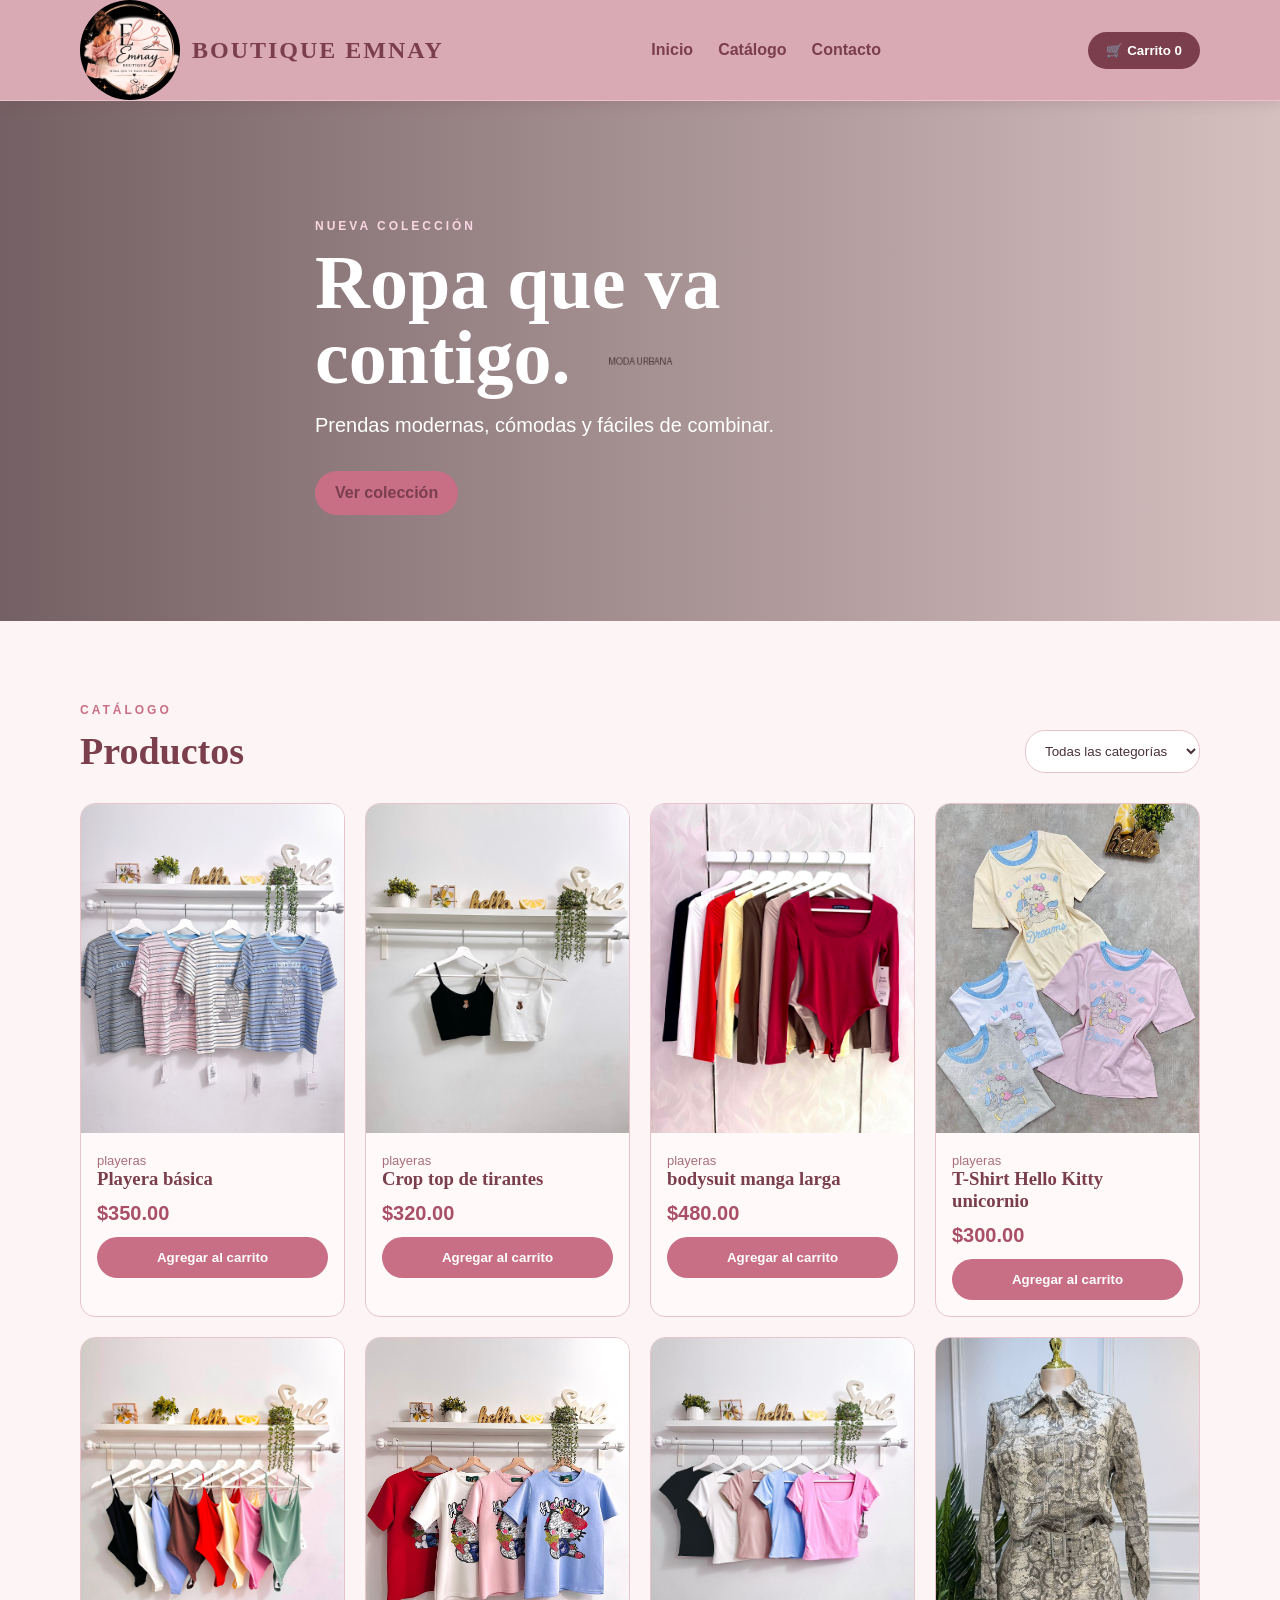
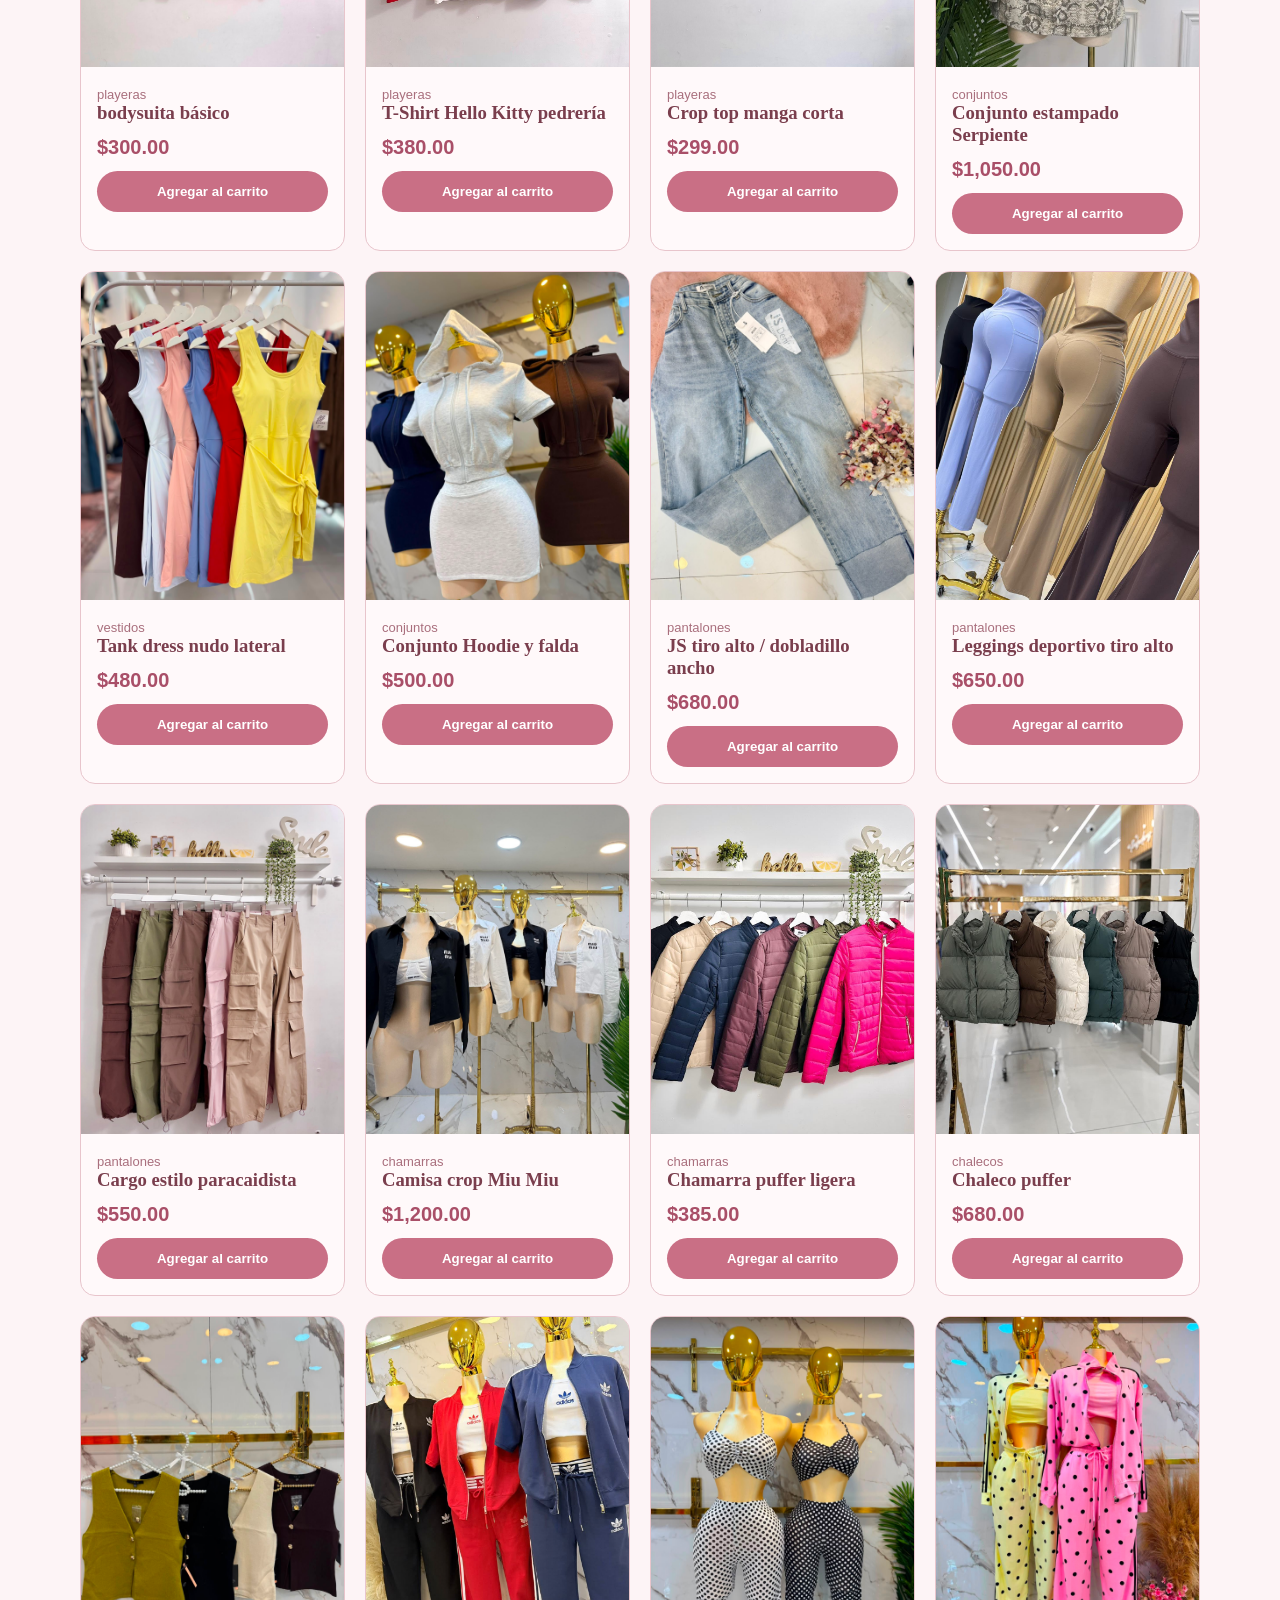
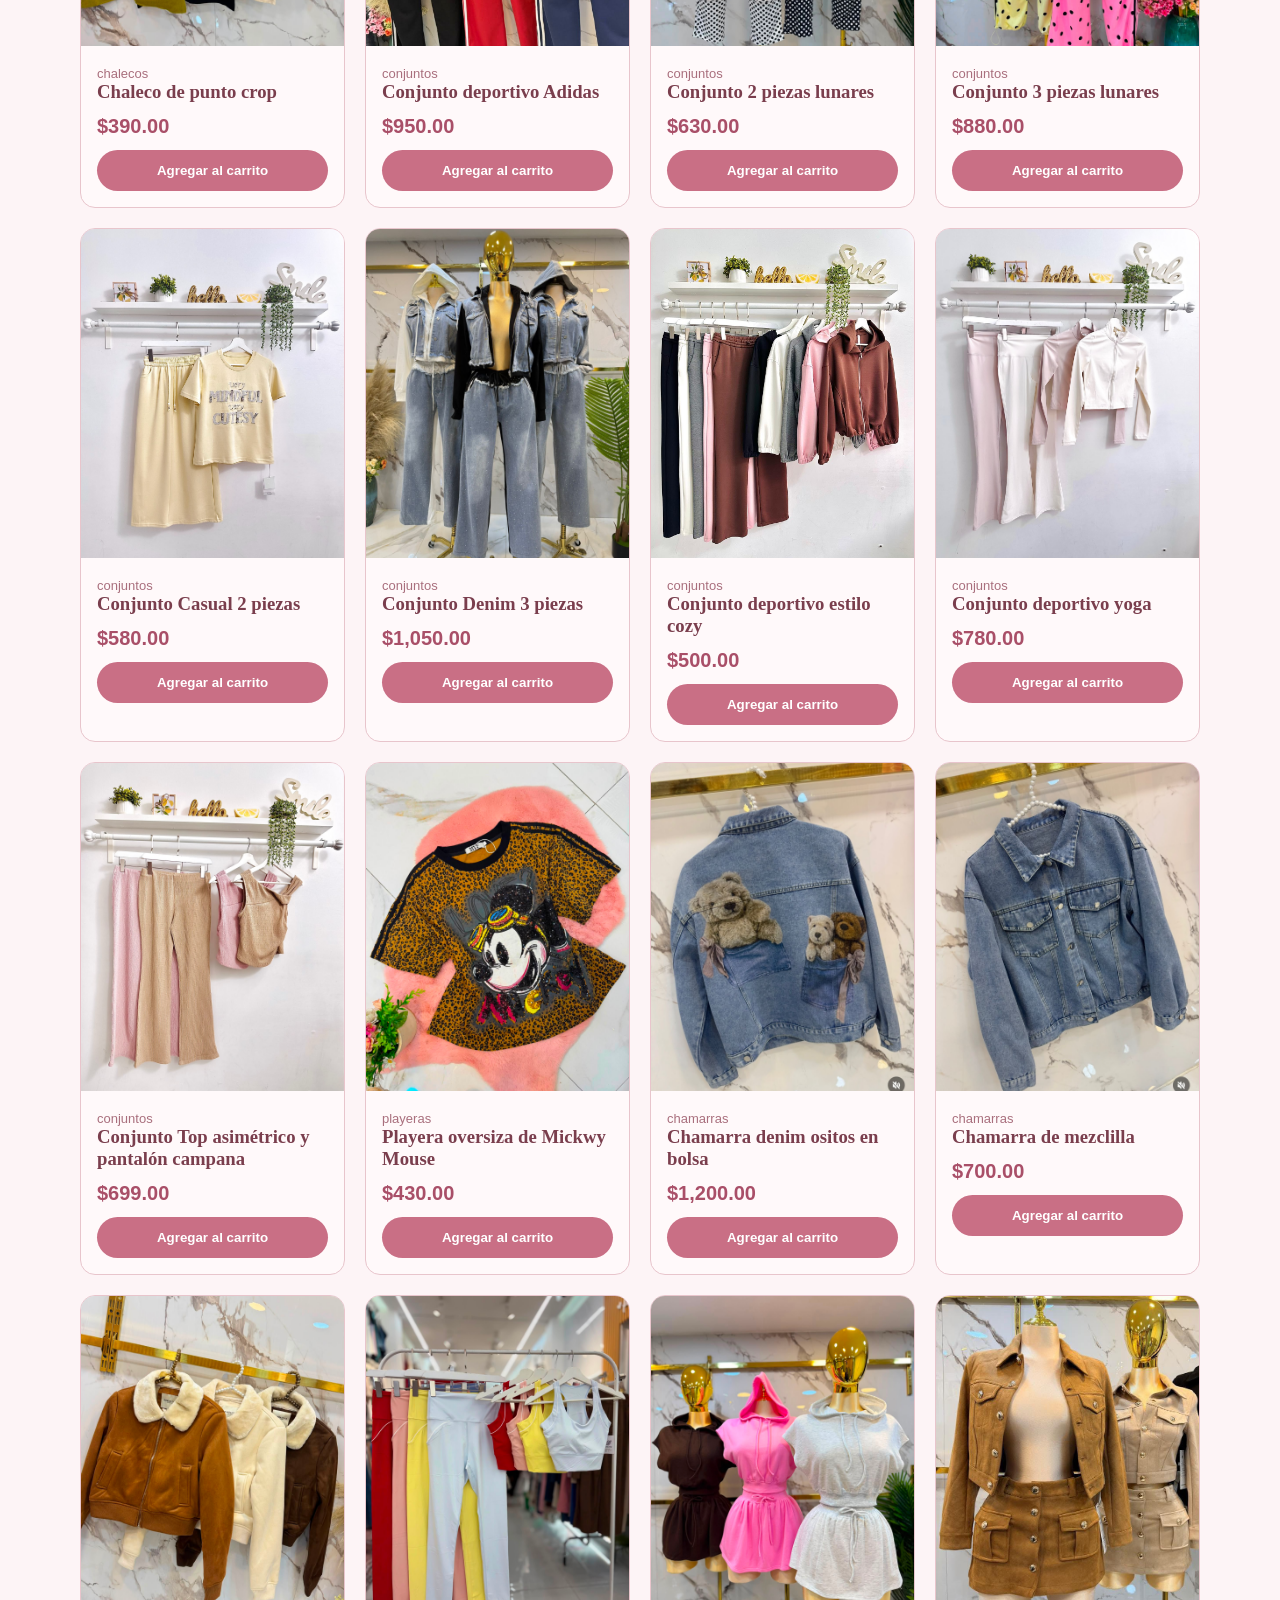
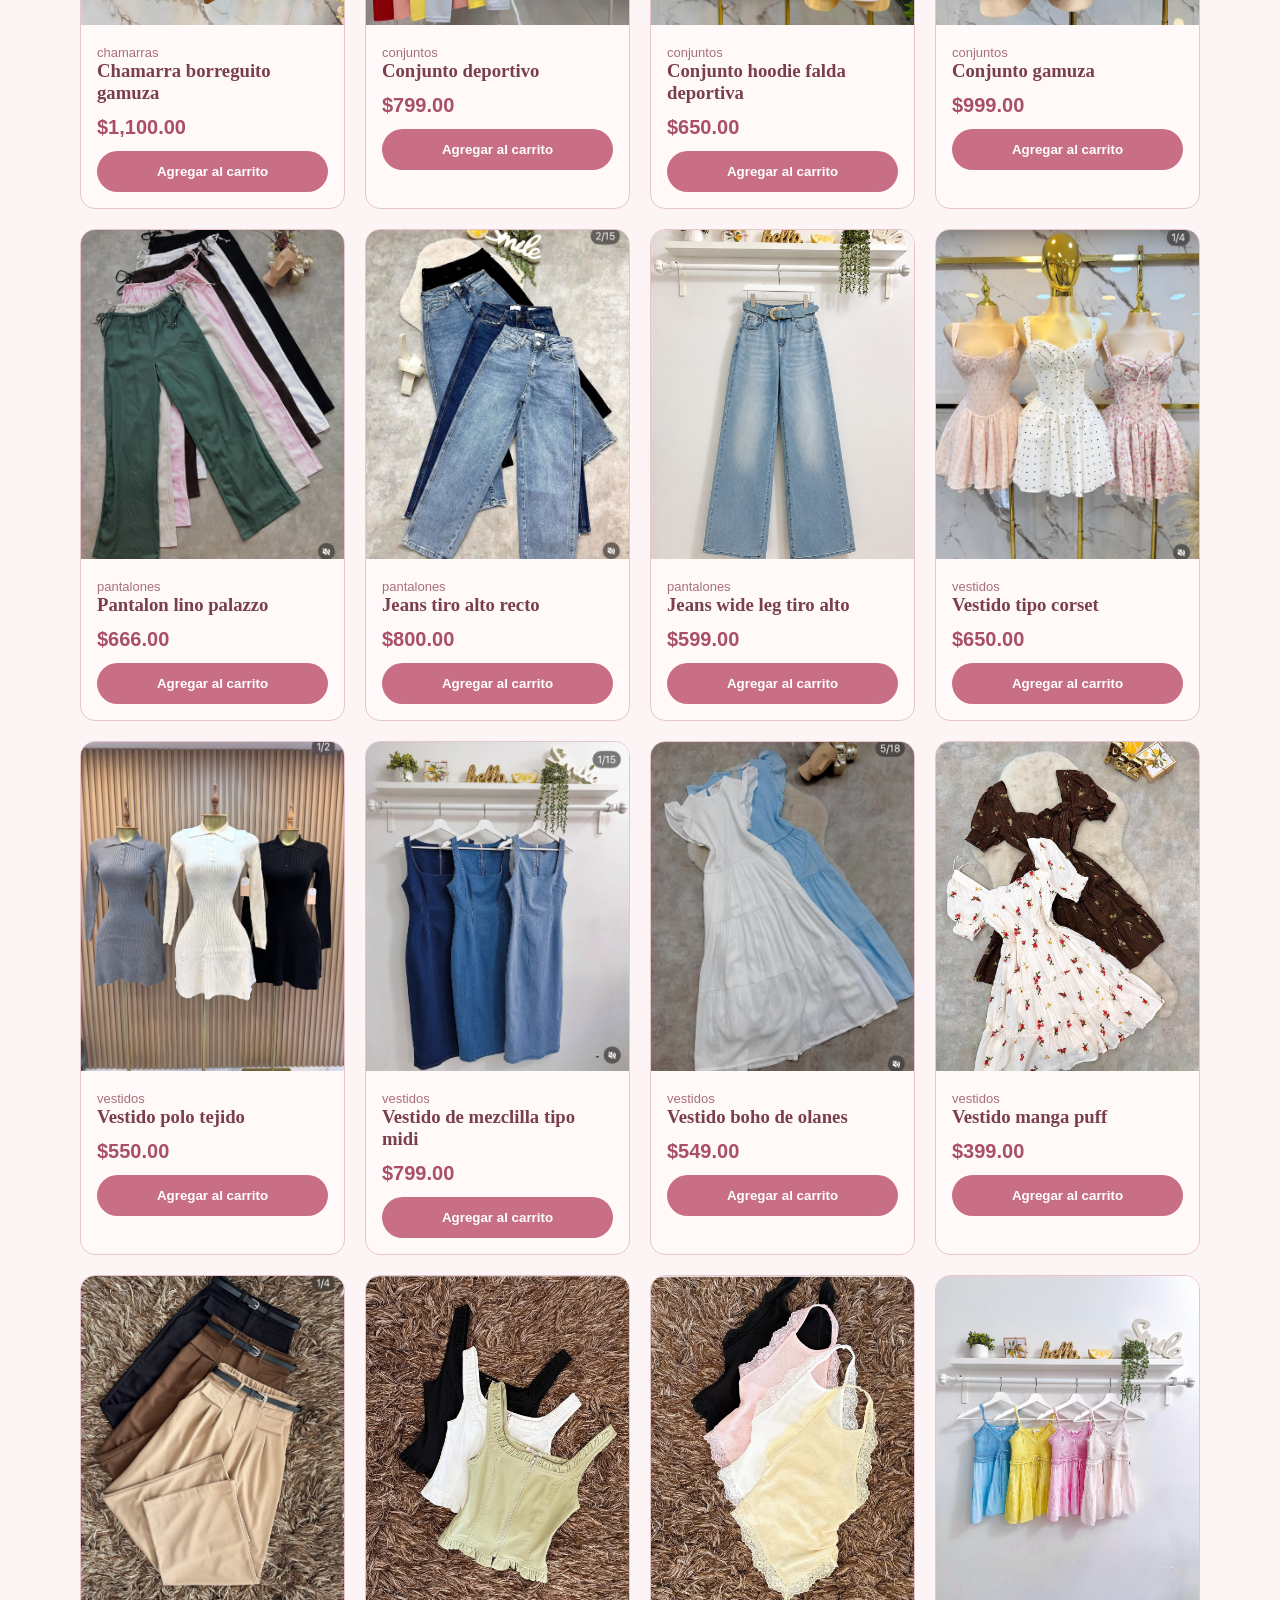
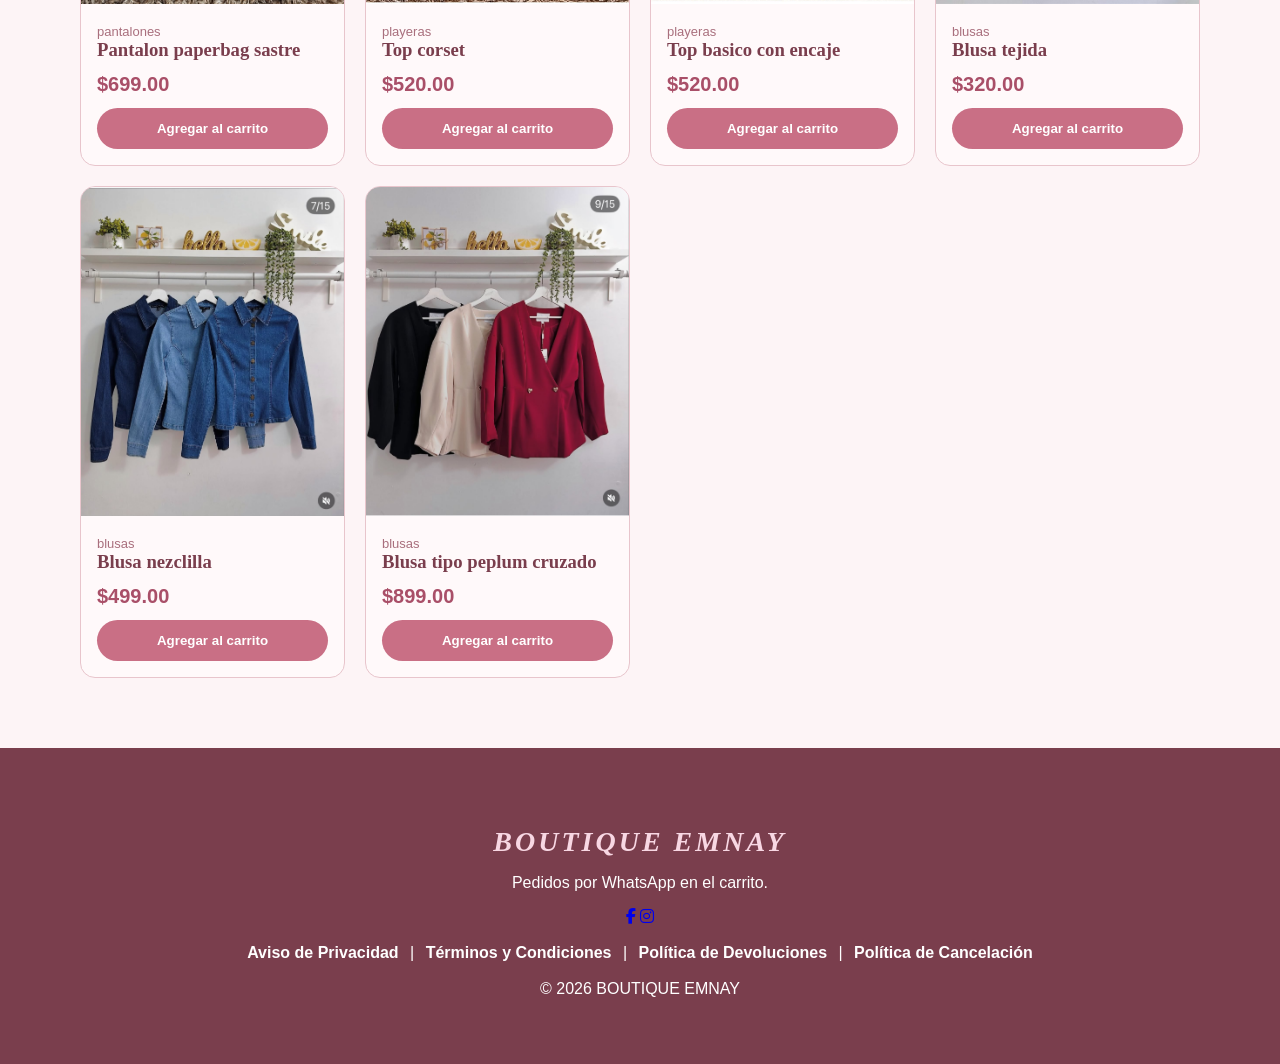
<file: index.html>
<!DOCTYPE html>
<html lang="es">
<head>
  <meta charset="UTF-8">
  <meta name="viewport" content="width=device-width, initial-scale=1.0">
  <title>BOUTIQUE EMNAY | Tienda de ropa</title>
  <link rel="stylesheet" href="https://cdnjs.cloudflare.com/ajax/libs/font-awesome/6.7.2/css/all.min.css">
  <link rel="stylesheet" href="css/styles.css">
  <link rel="stylesheet" href="css/mobile-checkout.css">
</head>
<body>
  <header class="header">
    <div class="container nav">
      <a class="logo" href="#">
        <img src="img/logo.jpeg" alt="BOUTIQUE EMNAY">
        <span>BOUTIQUE EMNAY</span>
      </a>
      <nav>
        <a href="#inicio">Inicio</a>
        <a href="#catalogo">Catálogo</a>
        <a href="#contacto">Contacto</a>
      </nav>
      <button id="cartButton" class="cart-btn">🛒 Carrito <span id="cartCount">0</span></button>


    </div>
  </header>

  <main>
    <section id="inicio" class="hero">
      <div class="container hero-content">
        <div>
          <p class="eyebrow">NUEVA COLECCIÓN</p>
          <h1>Ropa que va contigo.</h1>
          <p>Prendas modernas, cómodas y fáciles de combinar.</p>
          <a href="#catalogo" class="btn">Ver colección</a>
        </div>
      </div>
    </section>

    <section id="catalogo" class="section container">
      <div class="section-title">
        <div>
          <p class="eyebrow">CATÁLOGO</p>
          <h2>Productos</h2>
        </div>
        <select id="categoryFilter" aria-label="Filtrar productos">
          <option value="todos">Todas las categorías</option>
          <option value="playeras">Playeras</option>
          <option value="pantalones">Pantalones</option>
          <option value="vestidos">Vestidos</option>
          <option value="chamarras">Chamarras</option>
          <option value="conjuntos">Conjuntos</option>
          <option value="chalecos">Chalecos</option>
          <option value="blusas">Blusas</option>
        </select>
      </div>
      <div id="products" class="products"></div>
    </section>
  </main>

  <footer id="contacto" class="footer">
    <div class="container">
      <h3>BOUTIQUE EMNAY</h3>
      <p>Pedidos por WhatsApp en el carrito.</p>
      <div class="social-icons">
        <a href="https://www.facebook.com/profile.php?id=61588755362190&mibextid=wwXIfr&mibextid=wwXIfr" target="_blank" rel="noopener noreferrer" aria-label="Facebook"><i class="fab fa-facebook-f"></i></a>
        <a href="https://www.instagram.com/boutiqueemnay" target="_blank" rel="noopener noreferrer" aria-label="Instagram"><i class="fab fa-instagram"></i></a>
      </div>
      <p class="legal-links">
        <a href="aviso-privacidad.html">Aviso de Privacidad</a>
        <span aria-hidden="true"> | </span>
        <a href="terminos-condiciones.html">Términos y Condiciones</a>
        <span aria-hidden="true"> | </span>
        <a href="politica-devoluciones.html">Política de Devoluciones</a>
        <span aria-hidden="true"> | </span>
        <a href="politica-cancelacion.html">Política de Cancelación</a>
      </p>
      <p>© <span id="year"></span> BOUTIQUE EMNAY</p>
    </div>
  </footer>

  <div id="cartModal" class="modal hidden">
    <div class="modal-card">
      <div class="modal-header">
        <h2>Tu carrito</h2>
        <button id="closeCart" class="close">×</button>
      </div>
      <div id="cartItems"></div>
      <div class="cart-total">
        <strong>Total</strong>
        <strong id="cartTotal">$0.00</strong>
      </div>
      <button id="whatsappButton" class="btn full">Pedir por WhatsApp</button>
      <button id="stripeCheckoutButton" class="btn full stripe-btn" type="button">Pagar con Stripe</button>
      <button id="clearCart" class="btn secondary full">Vaciar carrito</button>
    </div>
  </div>

  <script src="js/app.js"></script>
  <script src="js/stripe-checkout.js"></script>
</body>
</html>
</file>
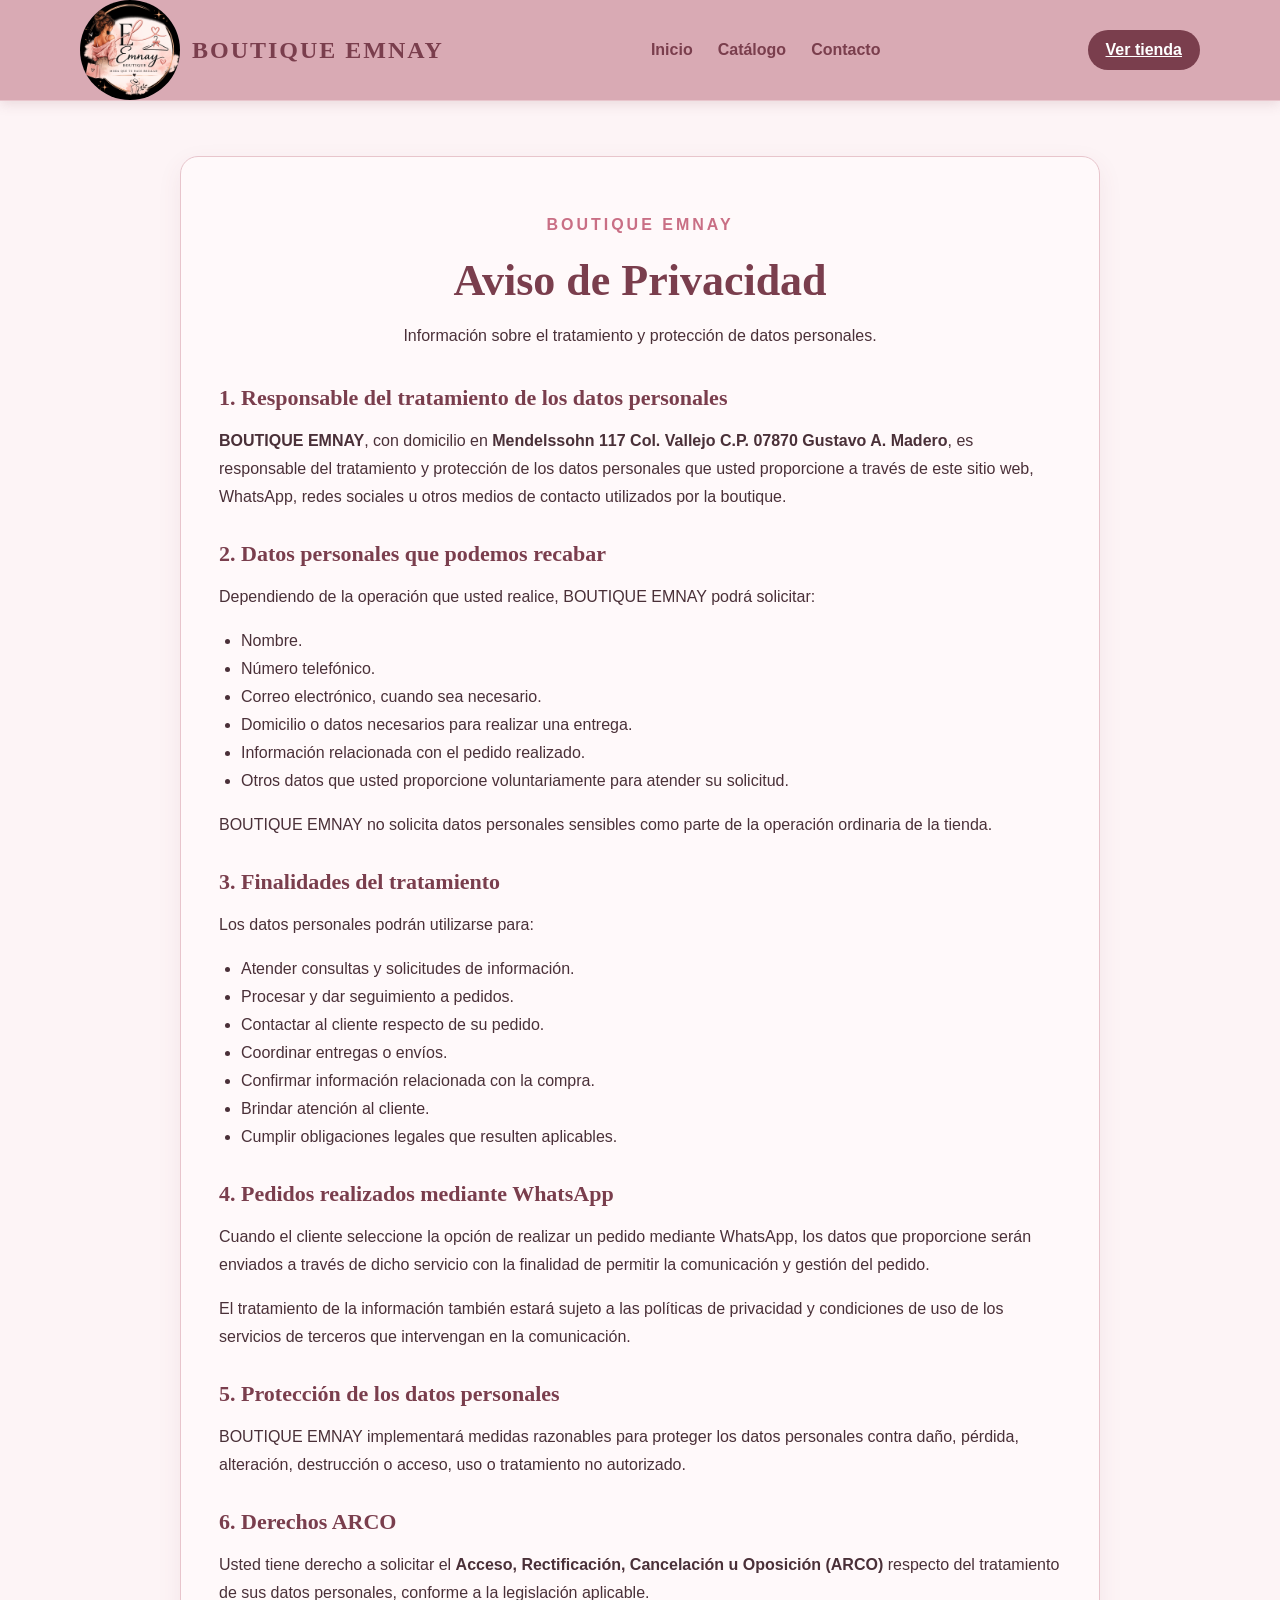
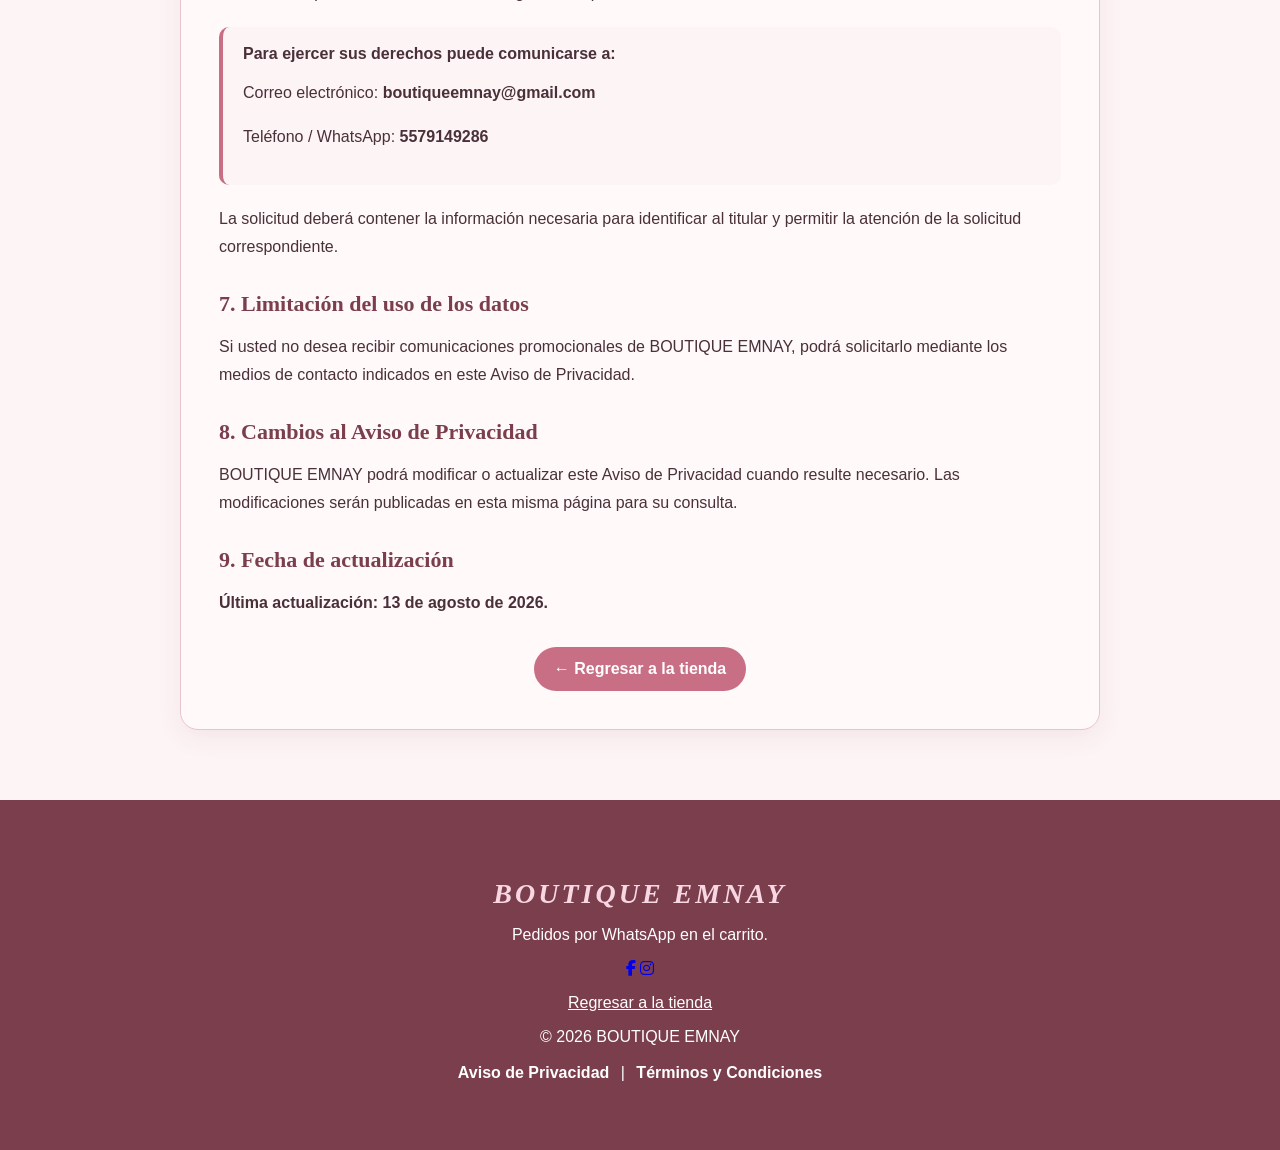
<file: aviso-privacidad.html>
<!DOCTYPE html>
<html lang="es">
<head>
  <meta charset="UTF-8">
  <meta name="viewport" content="width=device-width, initial-scale=1.0">
  <meta name="description" content="Aviso de Privacidad de BOUTIQUE EMNAY">
  <title>Aviso de Privacidad | BOUTIQUE EMNAY</title>
  <link rel="stylesheet" href="https://cdnjs.cloudflare.com/ajax/libs/font-awesome/6.7.2/css/all.min.css">
  <link rel="stylesheet" href="css/styles.css">
  <style>
    .privacy-page{padding:55px 0 70px}
    .privacy-card{max-width:920px;margin:auto;background:var(--card,#FFF9FA);border:1px solid var(--border,#E8C5CC);border-radius:18px;padding:38px;box-shadow:0 8px 25px rgba(122,62,77,.08)}
    .privacy-title{text-align:center;margin-bottom:35px}
    .privacy-title .eyebrow{color:var(--accent,#C96F85)}
    .privacy-title h1{margin:8px 0;color:var(--dark-pink,#7A3E4D);font-family:Georgia,"Times New Roman",serif;font-size:clamp(30px,5vw,44px)}
    .privacy-title p{color:var(--muted,#A96F7D)}
    .privacy-card h2{color:var(--dark-pink,#7A3E4D);font-family:Georgia,"Times New Roman",serif;font-size:22px;margin:30px 0 10px}
    .privacy-card p,.privacy-card li{color:var(--text,#4A3038);line-height:1.75;font-size:16px}
    .privacy-card ul{padding-left:22px}
    .privacy-contact{background:#FDF4F6;border-left:4px solid var(--accent,#C96F85);padding:18px 20px;border-radius:10px;margin:20px 0}
    .privacy-back{text-align:center;margin-top:30px}
    @media(max-width:600px){
      .privacy-page{padding:28px 0 45px}
      .privacy-card{width:94%;padding:22px 18px;border-radius:14px}
      .privacy-card h2{font-size:20px;margin-top:24px}
      .privacy-card p,.privacy-card li{font-size:15px;line-height:1.65}
    }
  </style>
</head>
<body>
  <header class="header">
    <div class="container nav">
      <a class="logo" href="index.html">
        <img src="img/logo.jpeg" alt="BOUTIQUE EMNAY">
        <span>BOUTIQUE EMNAY</span>
      </a>
      <nav>
        <a href="index.html#inicio">Inicio</a>
        <a href="index.html#catalogo">Catálogo</a>
        <a href="index.html#contacto">Contacto</a>
      </nav>
      <a class="cart-btn" href="index.html#catalogo">Ver tienda</a>
    </div>
  </header>

  <main class="privacy-page">
    <div class="container">
      <article class="privacy-card">
        <div class="privacy-title">
          <p class="eyebrow">BOUTIQUE EMNAY</p>
          <h1>Aviso de Privacidad</h1>
          <p>Información sobre el tratamiento y protección de datos personales.</p>
        </div>

        <h2>1. Responsable del tratamiento de los datos personales</h2>
        <p><strong>BOUTIQUE EMNAY</strong>, con domicilio en <strong>Mendelssohn 117 Col. Vallejo C.P. 07870 Gustavo A. Madero</strong>, es responsable del tratamiento y protección de los datos personales que usted proporcione a través de este sitio web, WhatsApp, redes sociales u otros medios de contacto utilizados por la boutique.</p>

        <h2>2. Datos personales que podemos recabar</h2>
        <p>Dependiendo de la operación que usted realice, BOUTIQUE EMNAY podrá solicitar:</p>
        <ul>
          <li>Nombre.</li>
          <li>Número telefónico.</li>
          <li>Correo electrónico, cuando sea necesario.</li>
          <li>Domicilio o datos necesarios para realizar una entrega.</li>
          <li>Información relacionada con el pedido realizado.</li>
          <li>Otros datos que usted proporcione voluntariamente para atender su solicitud.</li>
        </ul>
        <p>BOUTIQUE EMNAY no solicita datos personales sensibles como parte de la operación ordinaria de la tienda.</p>

        <h2>3. Finalidades del tratamiento</h2>
        <p>Los datos personales podrán utilizarse para:</p>
        <ul>
          <li>Atender consultas y solicitudes de información.</li>
          <li>Procesar y dar seguimiento a pedidos.</li>
          <li>Contactar al cliente respecto de su pedido.</li>
          <li>Coordinar entregas o envíos.</li>
          <li>Confirmar información relacionada con la compra.</li>
          <li>Brindar atención al cliente.</li>
          <li>Cumplir obligaciones legales que resulten aplicables.</li>
        </ul>

        <h2>4. Pedidos realizados mediante WhatsApp</h2>
        <p>Cuando el cliente seleccione la opción de realizar un pedido mediante WhatsApp, los datos que proporcione serán enviados a través de dicho servicio con la finalidad de permitir la comunicación y gestión del pedido.</p>
        <p>El tratamiento de la información también estará sujeto a las políticas de privacidad y condiciones de uso de los servicios de terceros que intervengan en la comunicación.</p>

        <h2>5. Protección de los datos personales</h2>
        <p>BOUTIQUE EMNAY implementará medidas razonables para proteger los datos personales contra daño, pérdida, alteración, destrucción o acceso, uso o tratamiento no autorizado.</p>

        <h2>6. Derechos ARCO</h2>
        <p>Usted tiene derecho a solicitar el <strong>Acceso, Rectificación, Cancelación u Oposición (ARCO)</strong> respecto del tratamiento de sus datos personales, conforme a la legislación aplicable.</p>

        <div class="privacy-contact">
          <strong>Para ejercer sus derechos puede comunicarse a:</strong>
          <p>Correo electrónico: <strong>boutiqueemnay@gmail.com</strong></p>
          <p>Teléfono / WhatsApp: <strong>5579149286</strong></p>
        </div>

        <p>La solicitud deberá contener la información necesaria para identificar al titular y permitir la atención de la solicitud correspondiente.</p>

        <h2>7. Limitación del uso de los datos</h2>
        <p>Si usted no desea recibir comunicaciones promocionales de BOUTIQUE EMNAY, podrá solicitarlo mediante los medios de contacto indicados en este Aviso de Privacidad.</p>

        <h2>8. Cambios al Aviso de Privacidad</h2>
        <p>BOUTIQUE EMNAY podrá modificar o actualizar este Aviso de Privacidad cuando resulte necesario. Las modificaciones serán publicadas en esta misma página para su consulta.</p>

        <h2>9. Fecha de actualización</h2>
        <p><strong>Última actualización: 13 de agosto de 2026.</strong></p>

        <div class="privacy-back">
          <a href="index.html" class="btn">← Regresar a la tienda</a>
        </div>
      </article>
    </div>
  </main>

  <footer class="footer">
    <div class="container">
      <h3>BOUTIQUE EMNAY</h3>
      <p>Pedidos por WhatsApp en el carrito.</p>
      <div class="social-icons">
        <a href="https://www.facebook.com/profile.php?id=61588755362190&mibextid=wwXIfr&mibextid=wwXIfr" target="_blank" rel="noopener noreferrer" aria-label="Facebook"><i class="fab fa-facebook-f"></i></a>
        <a href="https://www.instagram.com/boutiqueemnay" target="_blank" rel="noopener noreferrer" aria-label="Instagram"><i class="fab fa-instagram"></i></a>
      </div>
      <p><a href="index.html" style="color:#fff;">Regresar a la tienda</a></p>
      <p>© <span id="year"></span> BOUTIQUE EMNAY</p>
    </div>
  
        <p class="legal-links">
          <a href="aviso-privacidad.html">Aviso de Privacidad</a>
          <span aria-hidden="true"> | </span>
          <a href="terminos-condiciones.html">Términos y Condiciones</a>
        </p>
      </footer>

  <script>document.getElementById("year").textContent = new Date().getFullYear();</script>
</body>
</html>
</file>
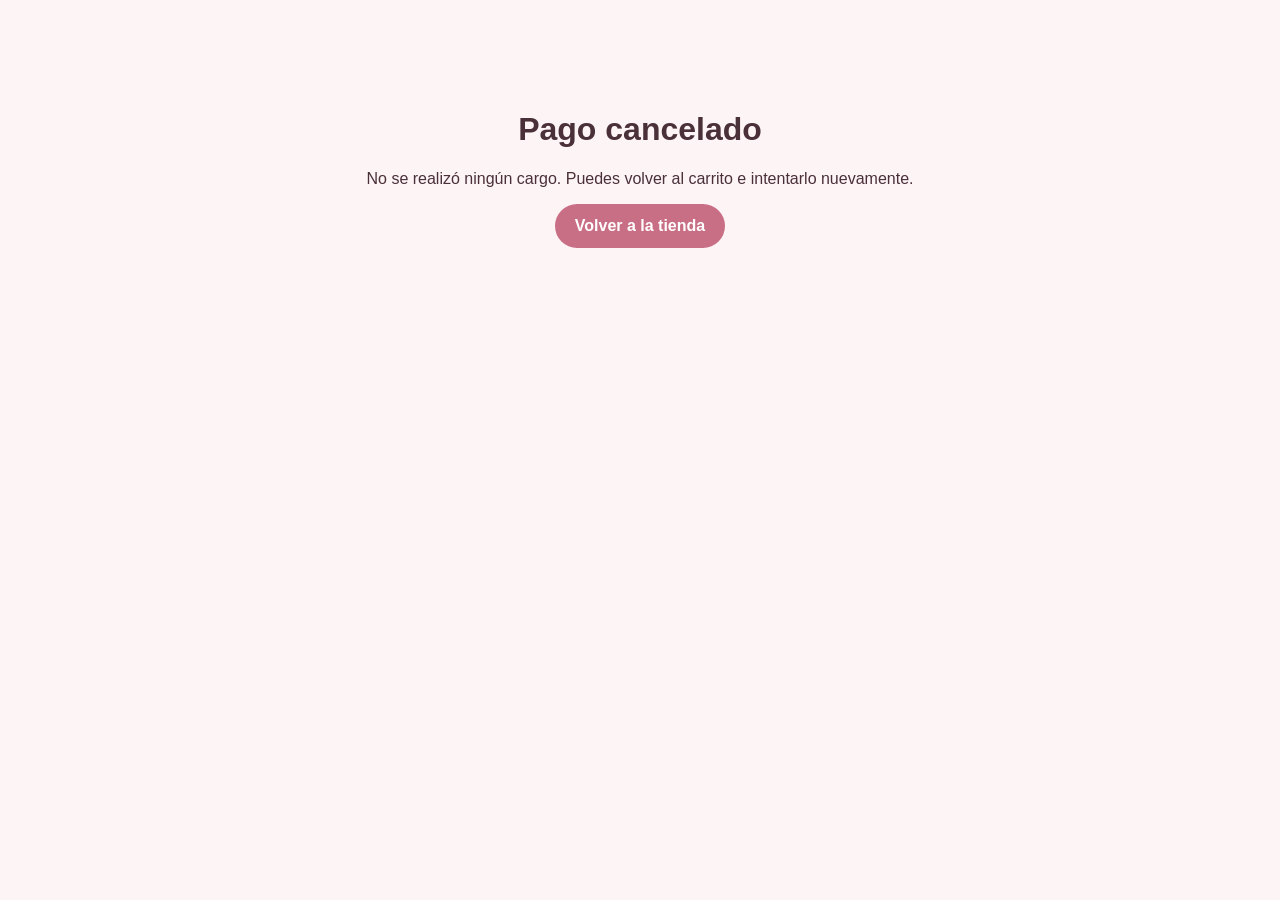
<file: pago-cancelado.html>
<!doctype html><html lang="es"><head><meta charset="utf-8"><meta name="viewport" content="width=device-width,initial-scale=1"><title>Pago cancelado | BOUTIQUE EMNAY</title><link rel="stylesheet" href="css/styles.css"><link rel="stylesheet" href="css/mobile-checkout.css"></head><body><main class="section container" style="text-align:center;padding-top:90px"><h1>Pago cancelado</h1><p>No se realizó ningún cargo. Puedes volver al carrito e intentarlo nuevamente.</p><a class="btn" href="index.html">Volver a la tienda</a></main></body></html>
</file>
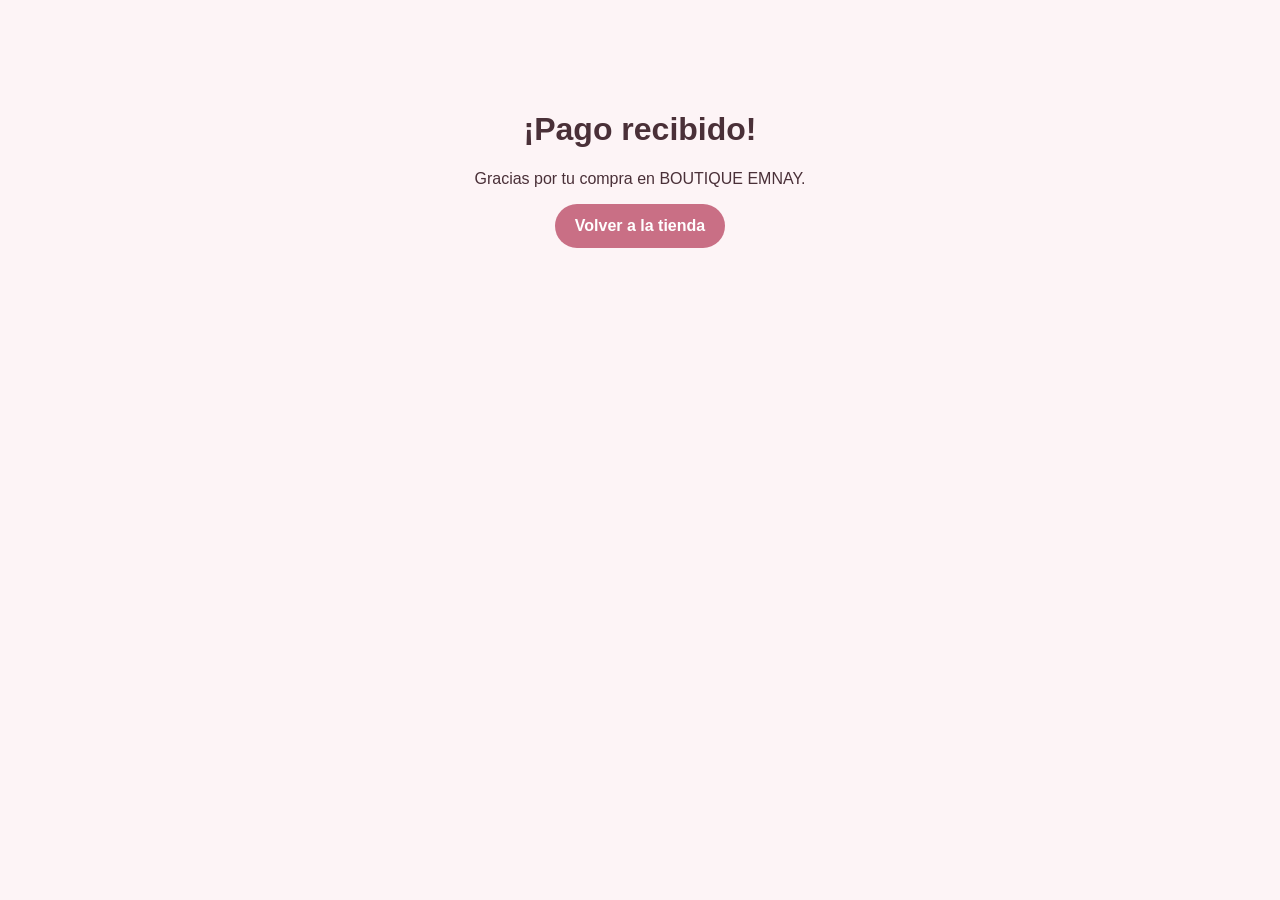
<file: pago-exitoso.html>
<!doctype html><html lang="es"><head><meta charset="utf-8"><meta name="viewport" content="width=device-width,initial-scale=1"><title>Pago exitoso | BOUTIQUE EMNAY</title><link rel="stylesheet" href="css/styles.css"><link rel="stylesheet" href="css/mobile-checkout.css"></head><body><main class="section container" style="text-align:center;padding-top:90px"><h1>¡Pago recibido!</h1><p>Gracias por tu compra en BOUTIQUE EMNAY.</p><a class="btn" href="index.html">Volver a la tienda</a></main></body></html>
</file>
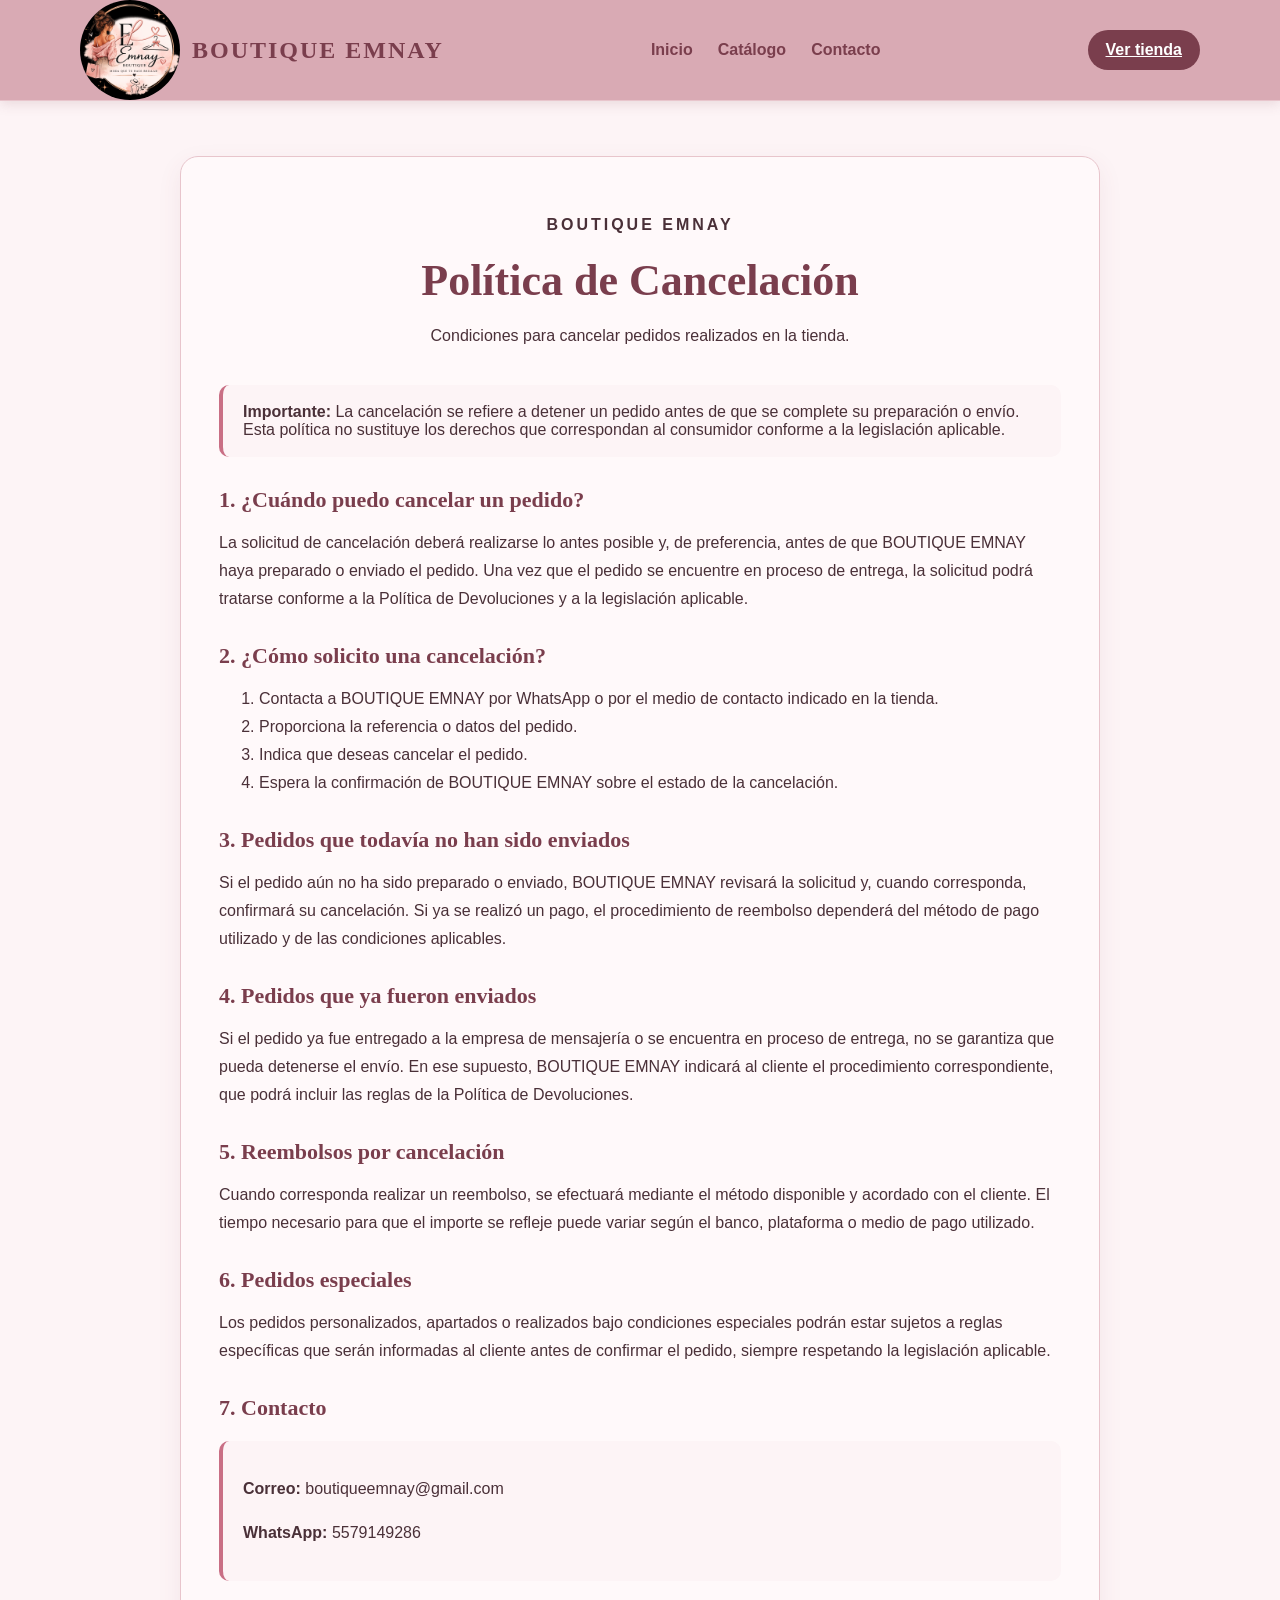
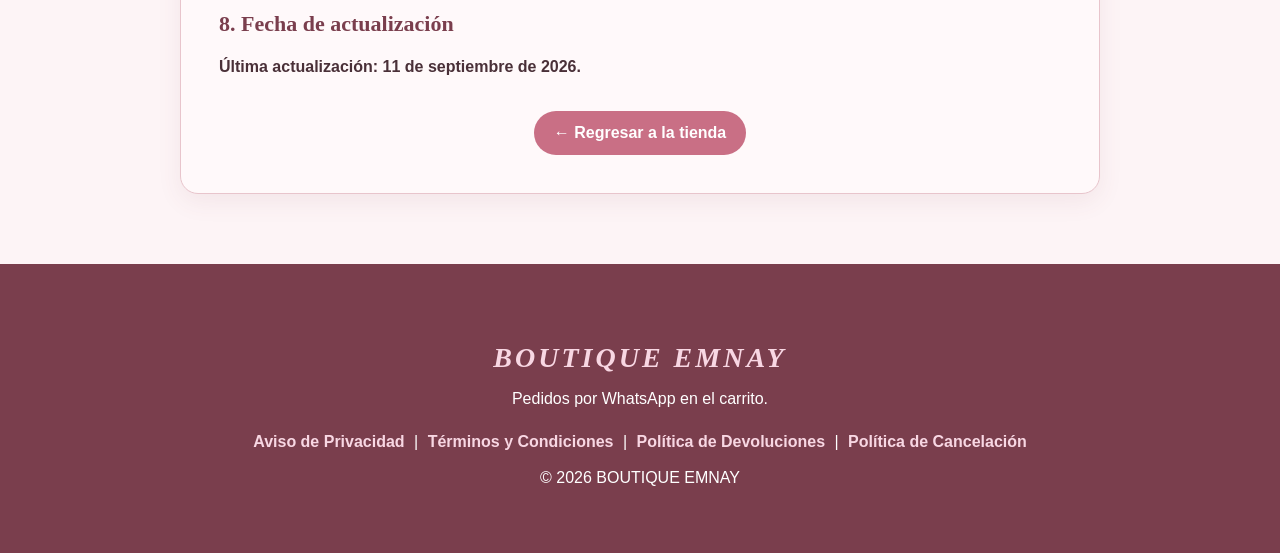
<file: politica-cancelacion.html>
<!DOCTYPE html>
<html lang="es">
<head>
<meta charset="UTF-8">
<meta name="viewport" content="width=device-width, initial-scale=1.0">
<meta name="description" content="Política de Cancelación | BOUTIQUE EMNAY">
<title>Política de Cancelación | BOUTIQUE EMNAY</title>
<link rel="stylesheet" href="css/styles.css">
<style>
.legal-page{padding:55px 0 70px}
.legal-card{max-width:920px;margin:auto;background:#FFF9FA;border:1px solid #E8C5CC;border-radius:18px;padding:38px;box-shadow:0 8px 25px rgba(122,62,77,.08)}
.legal-title{text-align:center;margin-bottom:35px}
.legal-title h1{color:#7A3E4D;font-family:Georgia,"Times New Roman",serif;font-size:clamp(30px,5vw,44px);margin:8px 0}
.legal-card h2{color:#7A3E4D;font-family:Georgia,"Times New Roman",serif;font-size:22px;margin:30px 0 10px}
.legal-card p,.legal-card li{color:#4A3038;line-height:1.75;font-size:16px}
.legal-card ul{padding-left:22px}
.legal-note{background:#FDF4F6;border-left:4px solid #C96F85;padding:18px 20px;border-radius:10px;margin:20px 0}
.legal-back{text-align:center;margin-top:30px}
.legal-links{text-align:center;margin-top:25px}
.legal-links a{color:#F8D7E3;text-decoration:none;margin:0 5px}
.legal-links a:hover{text-decoration:underline}
@media(max-width:600px){
  .legal-page{padding:28px 0 45px}
  .legal-card{width:94%;padding:22px 18px;border-radius:14px}
  .legal-card h2{font-size:20px;margin-top:24px}
  .legal-card p,.legal-card li{font-size:15px;line-height:1.65}
}
</style>
</head>
<body>
<header class="header">
  <div class="container nav">
    <a class="logo" href="index.html">
      <img src="img/logo.jpeg" alt="BOUTIQUE EMNAY">
      <span>BOUTIQUE EMNAY</span>
    </a>
    <nav>
      <a href="index.html#inicio">Inicio</a>
      <a href="index.html#catalogo">Catálogo</a>
      <a href="index.html#contacto">Contacto</a>
    </nav>
    <a class="cart-btn" href="index.html#catalogo">Ver tienda</a>
  </div>
</header>

<main class="legal-page">
  <div class="container">
    <article class="legal-card">
      <div class="legal-title">
        <p class="eyebrow">BOUTIQUE EMNAY</p>
        <h1>Política de Cancelación</h1>
        <p>Condiciones para cancelar pedidos realizados en la tienda.</p>
      </div>
      
<div class="legal-note">
  <strong>Importante:</strong> La cancelación se refiere a detener un pedido antes de que se complete su preparación o envío. Esta política no sustituye los derechos que correspondan al consumidor conforme a la legislación aplicable.
</div>

<h2>1. ¿Cuándo puedo cancelar un pedido?</h2>
<p>La solicitud de cancelación deberá realizarse lo antes posible y, de preferencia, antes de que BOUTIQUE EMNAY haya preparado o enviado el pedido. Una vez que el pedido se encuentre en proceso de entrega, la solicitud podrá tratarse conforme a la Política de Devoluciones y a la legislación aplicable.</p>

<h2>2. ¿Cómo solicito una cancelación?</h2>
<ol>
  <li>Contacta a BOUTIQUE EMNAY por WhatsApp o por el medio de contacto indicado en la tienda.</li>
  <li>Proporciona la referencia o datos del pedido.</li>
  <li>Indica que deseas cancelar el pedido.</li>
  <li>Espera la confirmación de BOUTIQUE EMNAY sobre el estado de la cancelación.</li>
</ol>

<h2>3. Pedidos que todavía no han sido enviados</h2>
<p>Si el pedido aún no ha sido preparado o enviado, BOUTIQUE EMNAY revisará la solicitud y, cuando corresponda, confirmará su cancelación. Si ya se realizó un pago, el procedimiento de reembolso dependerá del método de pago utilizado y de las condiciones aplicables.</p>

<h2>4. Pedidos que ya fueron enviados</h2>
<p>Si el pedido ya fue entregado a la empresa de mensajería o se encuentra en proceso de entrega, no se garantiza que pueda detenerse el envío. En ese supuesto, BOUTIQUE EMNAY indicará al cliente el procedimiento correspondiente, que podrá incluir las reglas de la Política de Devoluciones.</p>

<h2>5. Reembolsos por cancelación</h2>
<p>Cuando corresponda realizar un reembolso, se efectuará mediante el método disponible y acordado con el cliente. El tiempo necesario para que el importe se refleje puede variar según el banco, plataforma o medio de pago utilizado.</p>

<h2>6. Pedidos especiales</h2>
<p>Los pedidos personalizados, apartados o realizados bajo condiciones especiales podrán estar sujetos a reglas específicas que serán informadas al cliente antes de confirmar el pedido, siempre respetando la legislación aplicable.</p>

<h2>7. Contacto</h2>
<div class="legal-note">
  <p><strong>Correo:</strong> boutiqueemnay@gmail.com</p>
  <p><strong>WhatsApp:</strong> 5579149286</p>
</div>

<h2>8. Fecha de actualización</h2>
<p><strong>Última actualización: 11 de septiembre de 2026.</strong></p>

      <div class="legal-back">
        <a href="index.html" class="btn">← Regresar a la tienda</a>
      </div>
    </article>
  </div>
</main>

<footer class="footer">
  <div class="container">
    <h3>BOUTIQUE EMNAY</h3>
    <p>Pedidos por WhatsApp en el carrito.</p>
    <p class="legal-links">
      <a href="aviso-privacidad.html">Aviso de Privacidad</a> |
      <a href="terminos-condiciones.html">Términos y Condiciones</a> |
      <a href="politica-devoluciones.html">Política de Devoluciones</a> |
      <a href="politica-cancelacion.html">Política de Cancelación</a>
    </p>
    <p>© <span id="year"></span> BOUTIQUE EMNAY</p>
  </div>
</footer>
<script>document.getElementById("year").textContent=new Date().getFullYear();</script>
</body>
</html>
</file>
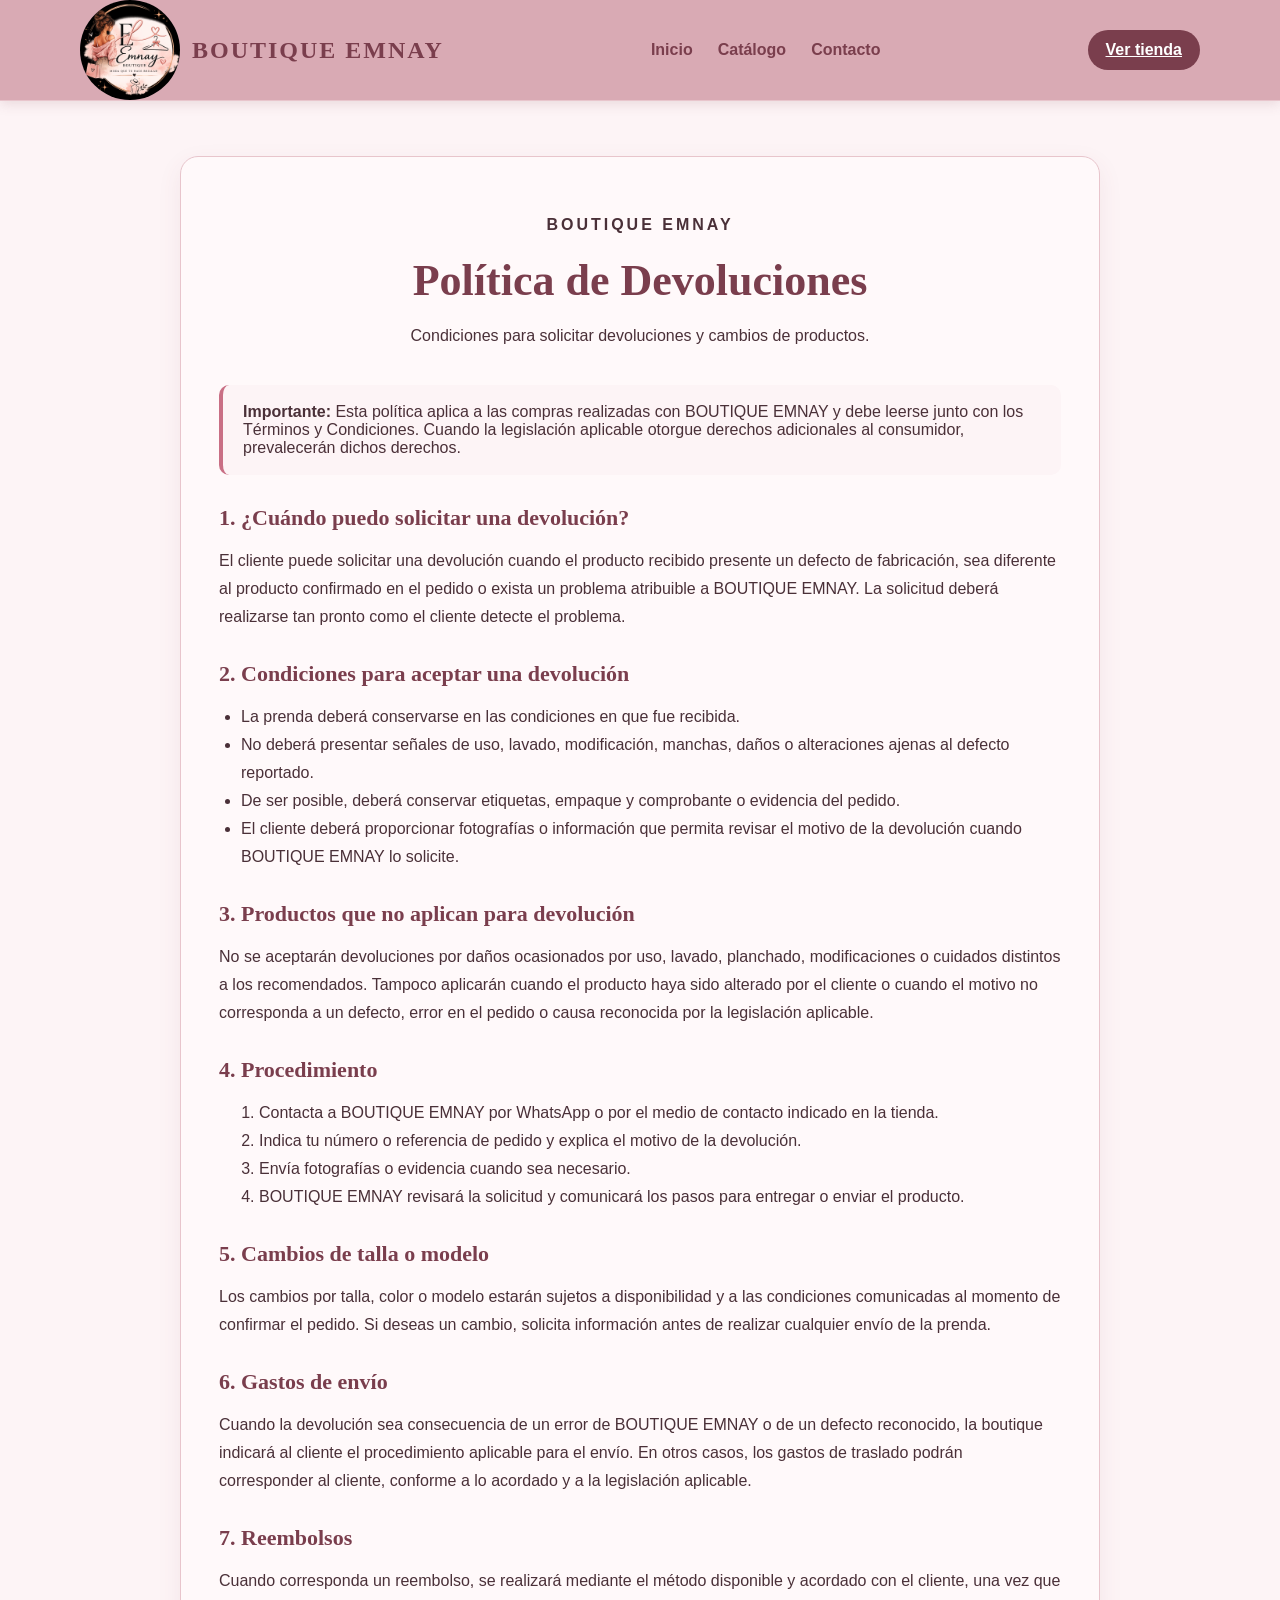
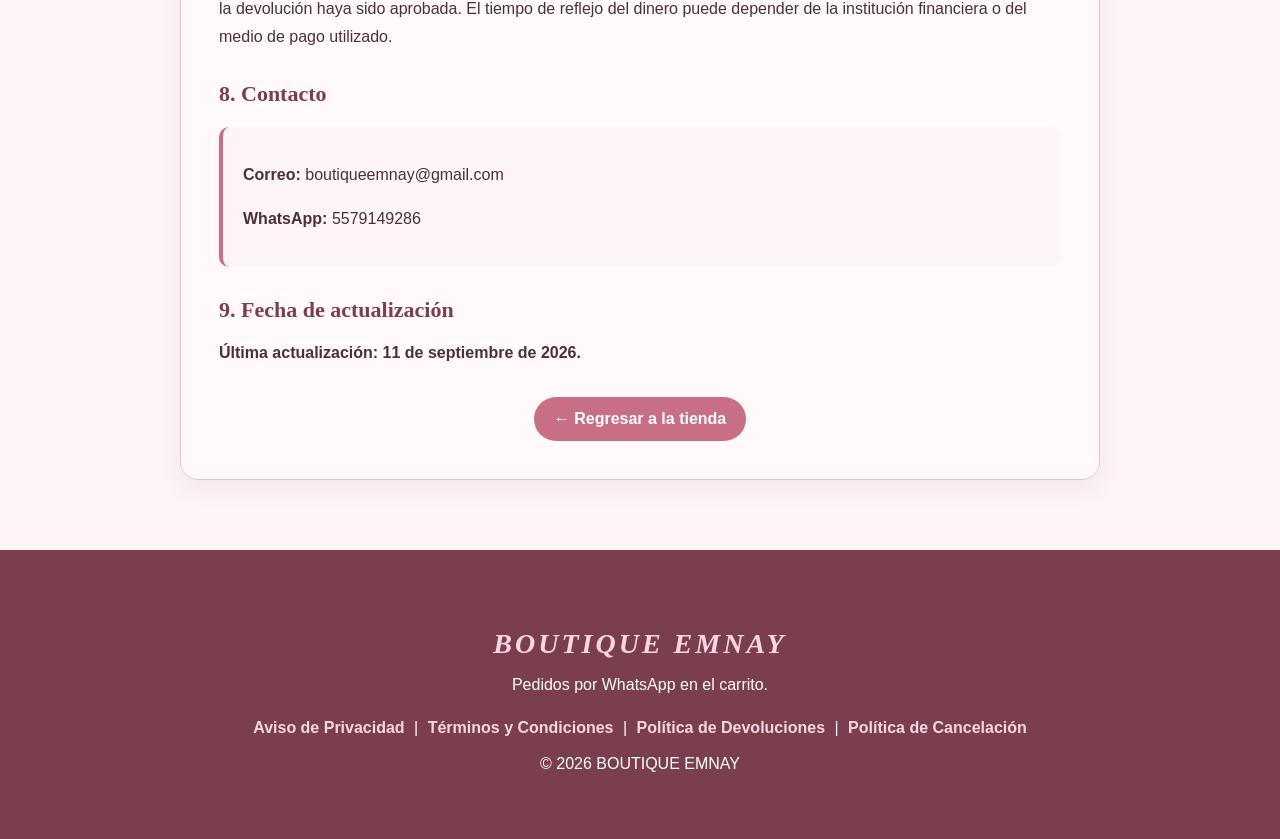
<file: politica-devoluciones.html>
<!DOCTYPE html>
<html lang="es">
<head>
<meta charset="UTF-8">
<meta name="viewport" content="width=device-width, initial-scale=1.0">
<meta name="description" content="Política de Devoluciones | BOUTIQUE EMNAY">
<title>Política de Devoluciones | BOUTIQUE EMNAY</title>
<link rel="stylesheet" href="css/styles.css">
<style>
.legal-page{padding:55px 0 70px}
.legal-card{max-width:920px;margin:auto;background:#FFF9FA;border:1px solid #E8C5CC;border-radius:18px;padding:38px;box-shadow:0 8px 25px rgba(122,62,77,.08)}
.legal-title{text-align:center;margin-bottom:35px}
.legal-title h1{color:#7A3E4D;font-family:Georgia,"Times New Roman",serif;font-size:clamp(30px,5vw,44px);margin:8px 0}
.legal-card h2{color:#7A3E4D;font-family:Georgia,"Times New Roman",serif;font-size:22px;margin:30px 0 10px}
.legal-card p,.legal-card li{color:#4A3038;line-height:1.75;font-size:16px}
.legal-card ul{padding-left:22px}
.legal-note{background:#FDF4F6;border-left:4px solid #C96F85;padding:18px 20px;border-radius:10px;margin:20px 0}
.legal-back{text-align:center;margin-top:30px}
.legal-links{text-align:center;margin-top:25px}
.legal-links a{color:#F8D7E3;text-decoration:none;margin:0 5px}
.legal-links a:hover{text-decoration:underline}
@media(max-width:600px){
  .legal-page{padding:28px 0 45px}
  .legal-card{width:94%;padding:22px 18px;border-radius:14px}
  .legal-card h2{font-size:20px;margin-top:24px}
  .legal-card p,.legal-card li{font-size:15px;line-height:1.65}
}
</style>
</head>
<body>
<header class="header">
  <div class="container nav">
    <a class="logo" href="index.html">
      <img src="img/logo.jpeg" alt="BOUTIQUE EMNAY">
      <span>BOUTIQUE EMNAY</span>
    </a>
    <nav>
      <a href="index.html#inicio">Inicio</a>
      <a href="index.html#catalogo">Catálogo</a>
      <a href="index.html#contacto">Contacto</a>
    </nav>
    <a class="cart-btn" href="index.html#catalogo">Ver tienda</a>
  </div>
</header>

<main class="legal-page">
  <div class="container">
    <article class="legal-card">
      <div class="legal-title">
        <p class="eyebrow">BOUTIQUE EMNAY</p>
        <h1>Política de Devoluciones</h1>
        <p>Condiciones para solicitar devoluciones y cambios de productos.</p>
      </div>
      
<div class="legal-note">
  <strong>Importante:</strong> Esta política aplica a las compras realizadas con BOUTIQUE EMNAY y debe leerse junto con los Términos y Condiciones. Cuando la legislación aplicable otorgue derechos adicionales al consumidor, prevalecerán dichos derechos.
</div>

<h2>1. ¿Cuándo puedo solicitar una devolución?</h2>
<p>El cliente puede solicitar una devolución cuando el producto recibido presente un defecto de fabricación, sea diferente al producto confirmado en el pedido o exista un problema atribuible a BOUTIQUE EMNAY. La solicitud deberá realizarse tan pronto como el cliente detecte el problema.</p>

<h2>2. Condiciones para aceptar una devolución</h2>
<ul>
  <li>La prenda deberá conservarse en las condiciones en que fue recibida.</li>
  <li>No deberá presentar señales de uso, lavado, modificación, manchas, daños o alteraciones ajenas al defecto reportado.</li>
  <li>De ser posible, deberá conservar etiquetas, empaque y comprobante o evidencia del pedido.</li>
  <li>El cliente deberá proporcionar fotografías o información que permita revisar el motivo de la devolución cuando BOUTIQUE EMNAY lo solicite.</li>
</ul>

<h2>3. Productos que no aplican para devolución</h2>
<p>No se aceptarán devoluciones por daños ocasionados por uso, lavado, planchado, modificaciones o cuidados distintos a los recomendados. Tampoco aplicarán cuando el producto haya sido alterado por el cliente o cuando el motivo no corresponda a un defecto, error en el pedido o causa reconocida por la legislación aplicable.</p>

<h2>4. Procedimiento</h2>
<ol>
  <li>Contacta a BOUTIQUE EMNAY por WhatsApp o por el medio de contacto indicado en la tienda.</li>
  <li>Indica tu número o referencia de pedido y explica el motivo de la devolución.</li>
  <li>Envía fotografías o evidencia cuando sea necesario.</li>
  <li>BOUTIQUE EMNAY revisará la solicitud y comunicará los pasos para entregar o enviar el producto.</li>
</ol>

<h2>5. Cambios de talla o modelo</h2>
<p>Los cambios por talla, color o modelo estarán sujetos a disponibilidad y a las condiciones comunicadas al momento de confirmar el pedido. Si deseas un cambio, solicita información antes de realizar cualquier envío de la prenda.</p>

<h2>6. Gastos de envío</h2>
<p>Cuando la devolución sea consecuencia de un error de BOUTIQUE EMNAY o de un defecto reconocido, la boutique indicará al cliente el procedimiento aplicable para el envío. En otros casos, los gastos de traslado podrán corresponder al cliente, conforme a lo acordado y a la legislación aplicable.</p>

<h2>7. Reembolsos</h2>
<p>Cuando corresponda un reembolso, se realizará mediante el método disponible y acordado con el cliente, una vez que la devolución haya sido aprobada. El tiempo de reflejo del dinero puede depender de la institución financiera o del medio de pago utilizado.</p>

<h2>8. Contacto</h2>
<div class="legal-note">
  <p><strong>Correo:</strong> boutiqueemnay@gmail.com</p>
  <p><strong>WhatsApp:</strong> 5579149286</p>
</div>

<h2>9. Fecha de actualización</h2>
<p><strong>Última actualización: 11 de septiembre de 2026.</strong></p>

      <div class="legal-back">
        <a href="index.html" class="btn">← Regresar a la tienda</a>
      </div>
    </article>
  </div>
</main>

<footer class="footer">
  <div class="container">
    <h3>BOUTIQUE EMNAY</h3>
    <p>Pedidos por WhatsApp en el carrito.</p>
    <p class="legal-links">
      <a href="aviso-privacidad.html">Aviso de Privacidad</a> |
      <a href="terminos-condiciones.html">Términos y Condiciones</a> |
      <a href="politica-devoluciones.html">Política de Devoluciones</a> |
      <a href="politica-cancelacion.html">Política de Cancelación</a>
    </p>
    <p>© <span id="year"></span> BOUTIQUE EMNAY</p>
  </div>
</footer>
<script>document.getElementById("year").textContent=new Date().getFullYear();</script>
</body>
</html>
</file>
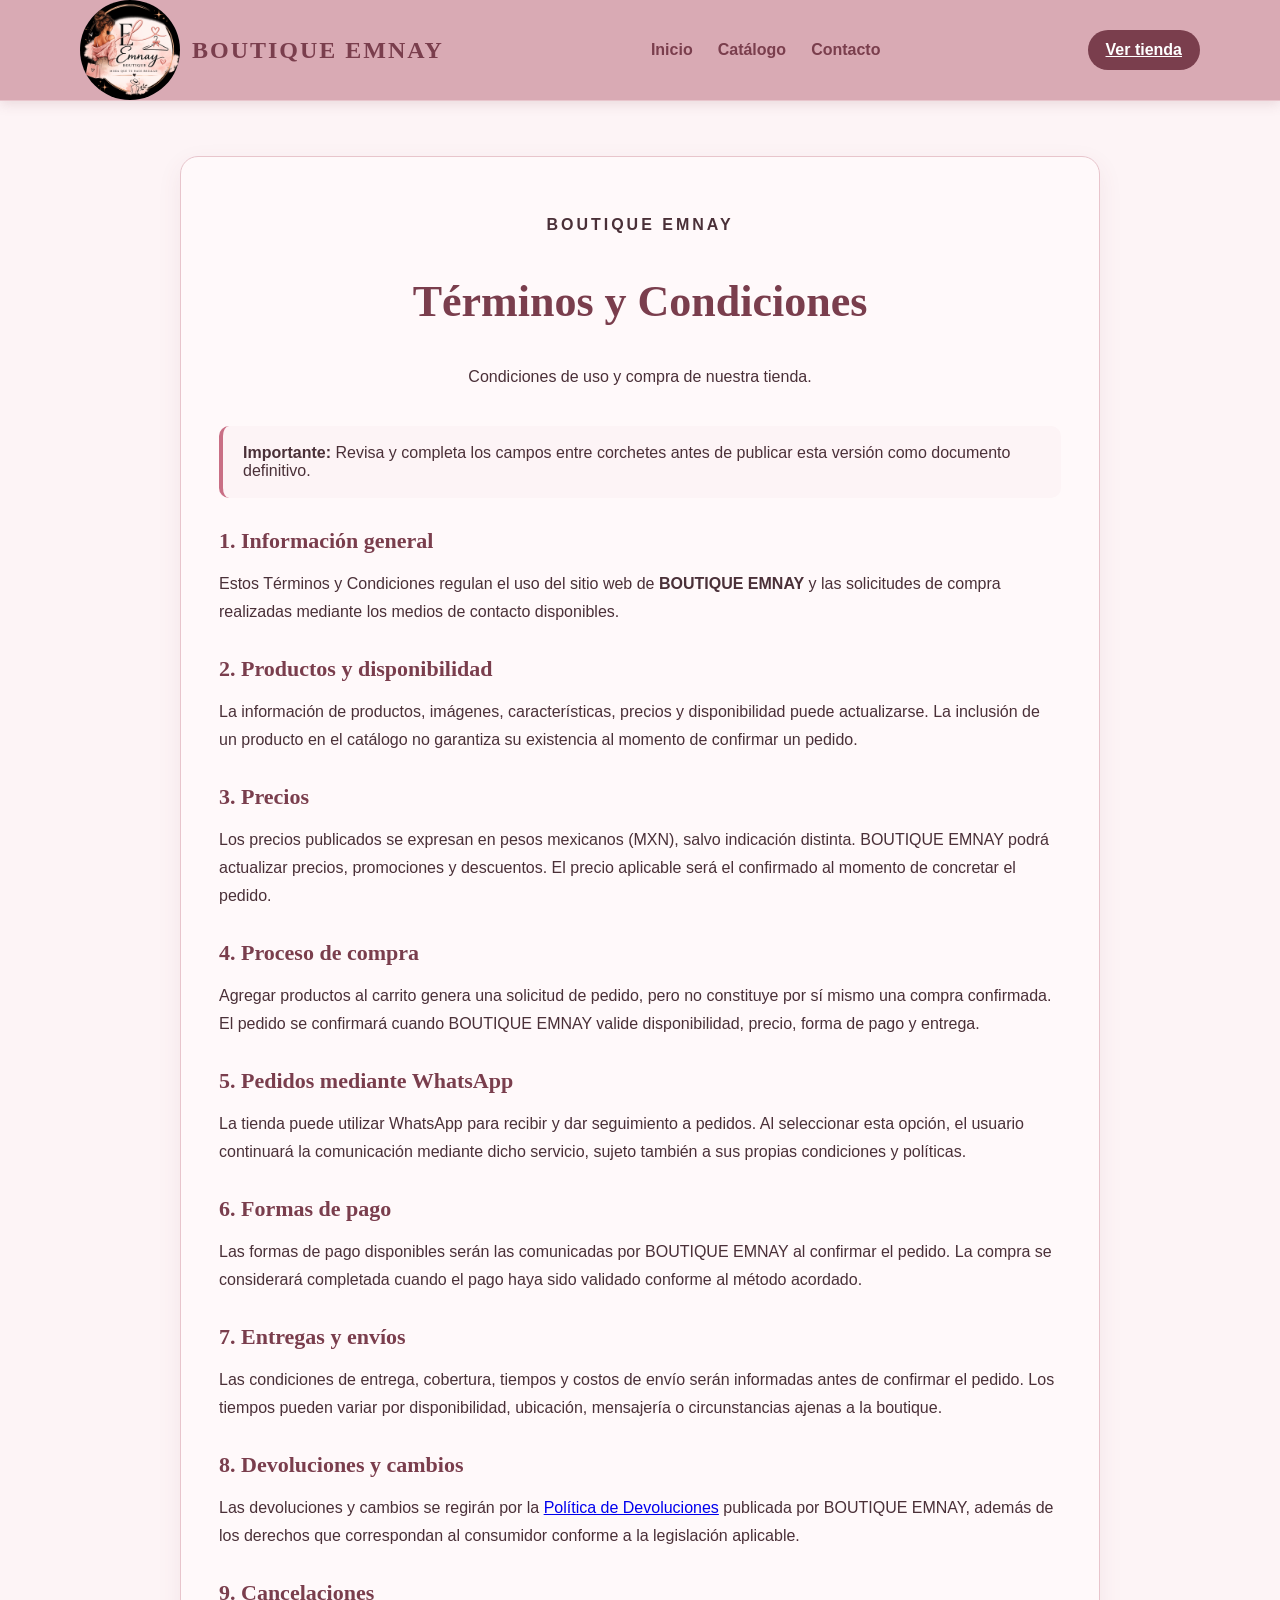
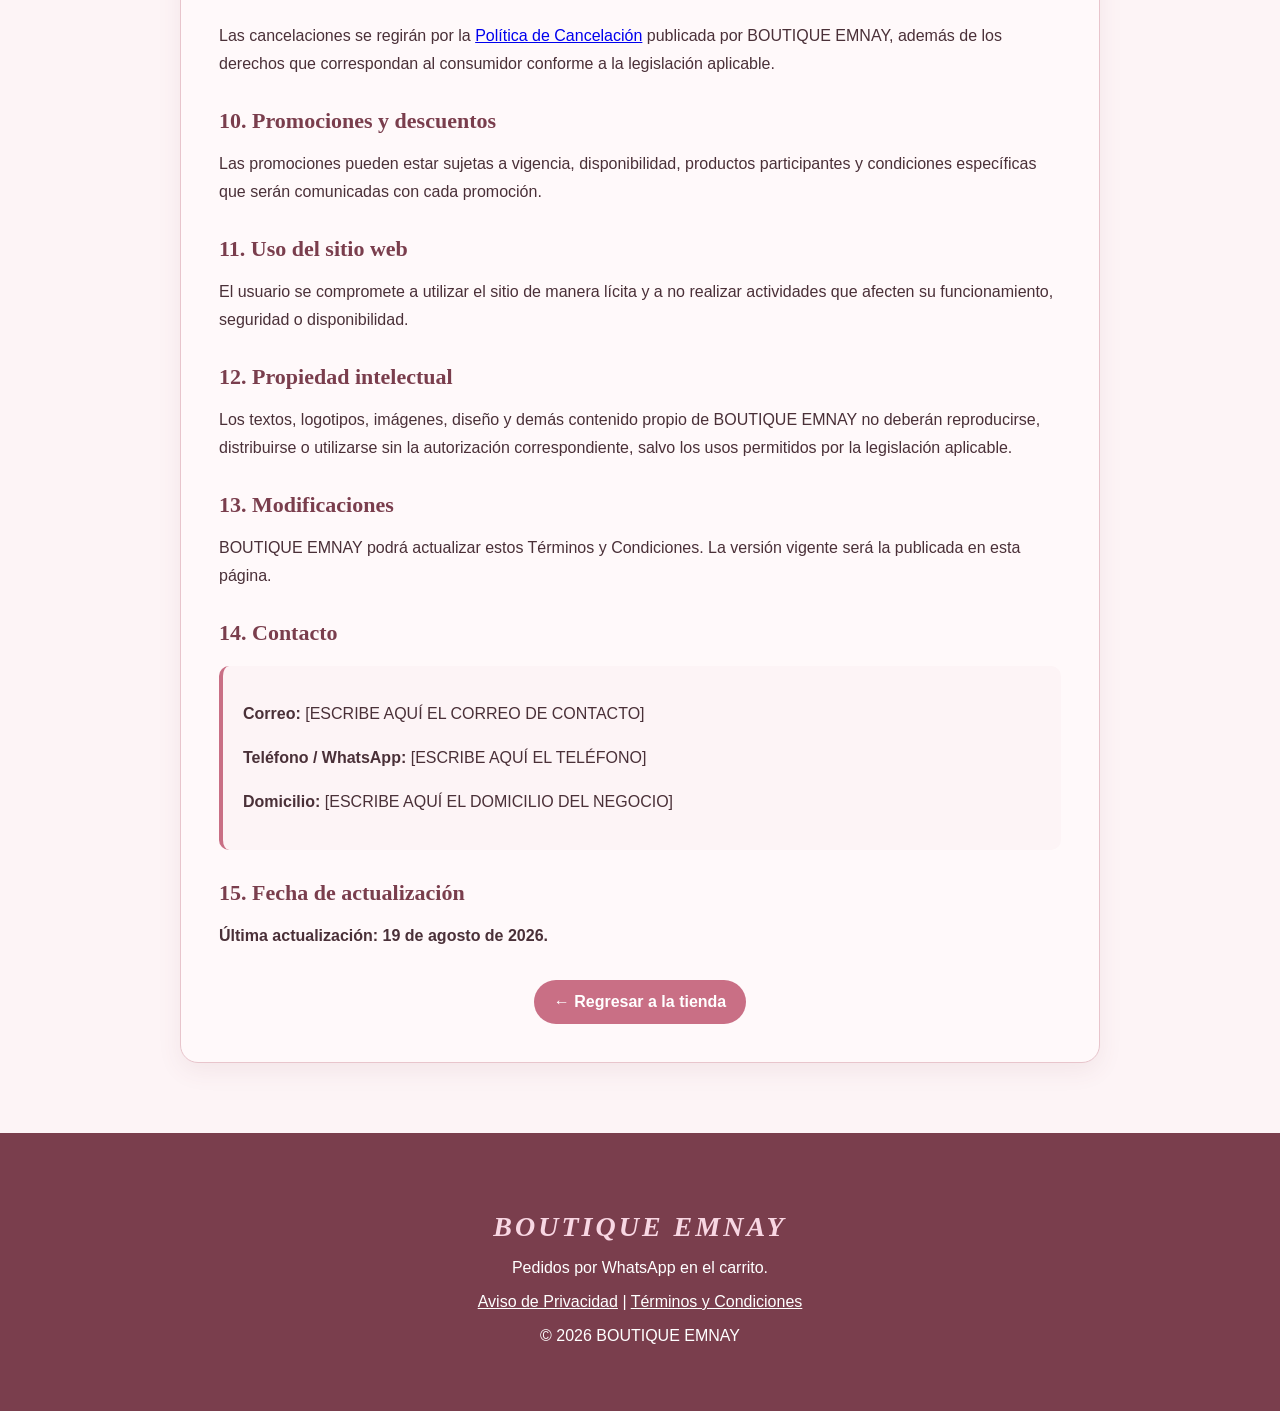
<file: terminos-condiciones.html>
<!DOCTYPE html>
<html lang="es">
<head>
<meta charset="UTF-8">
<meta name="viewport" content="width=device-width, initial-scale=1.0">
<title>Términos y Condiciones | BOUTIQUE EMNAY</title>
<link rel="stylesheet" href="css/styles.css">
<style>
.legal-page{padding:55px 0 70px}.legal-card{max-width:920px;margin:auto;background:#FFF9FA;border:1px solid #E8C5CC;border-radius:18px;padding:38px;box-shadow:0 8px 25px rgba(122,62,77,.08)}
.legal-title{text-align:center;margin-bottom:35px}.legal-title h1{color:#7A3E4D;font-family:Georgia,serif;font-size:clamp(30px,5vw,44px)}
.legal-card h2{color:#7A3E4D;font-family:Georgia,serif;font-size:22px;margin:30px 0 10px}.legal-card p,.legal-card li{color:#4A3038;line-height:1.75;font-size:16px}.legal-card ul{padding-left:22px}
.legal-note{background:#FDF4F6;border-left:4px solid #C96F85;padding:18px 20px;border-radius:10px;margin:20px 0}.legal-back{text-align:center;margin-top:30px}
@media(max-width:600px){.legal-page{padding:28px 0 45px}.legal-card{width:94%;padding:22px 18px}.legal-card h2{font-size:20px}.legal-card p,.legal-card li{font-size:15px;line-height:1.65}}
</style>
</head>
<body>
<header class="header"><div class="container nav">
<a class="logo" href="index.html"><img src="img/logo.jpeg" alt="BOUTIQUE EMNAY"><span>BOUTIQUE EMNAY</span></a>
<nav><a href="index.html#inicio">Inicio</a><a href="index.html#catalogo">Catálogo</a><a href="index.html#contacto">Contacto</a></nav>
<a class="cart-btn" href="index.html#catalogo">Ver tienda</a>
</div></header>
<main class="legal-page"><div class="container"><article class="legal-card">
<div class="legal-title"><p class="eyebrow">BOUTIQUE EMNAY</p><h1>Términos y Condiciones</h1><p>Condiciones de uso y compra de nuestra tienda.</p></div>
<div class="legal-note"><strong>Importante:</strong> Revisa y completa los campos entre corchetes antes de publicar esta versión como documento definitivo.</div>
<h2>1. Información general</h2><p>Estos Términos y Condiciones regulan el uso del sitio web de <strong>BOUTIQUE EMNAY</strong> y las solicitudes de compra realizadas mediante los medios de contacto disponibles.</p>
<h2>2. Productos y disponibilidad</h2><p>La información de productos, imágenes, características, precios y disponibilidad puede actualizarse. La inclusión de un producto en el catálogo no garantiza su existencia al momento de confirmar un pedido.</p>
<h2>3. Precios</h2><p>Los precios publicados se expresan en pesos mexicanos (MXN), salvo indicación distinta. BOUTIQUE EMNAY podrá actualizar precios, promociones y descuentos. El precio aplicable será el confirmado al momento de concretar el pedido.</p>
<h2>4. Proceso de compra</h2><p>Agregar productos al carrito genera una solicitud de pedido, pero no constituye por sí mismo una compra confirmada. El pedido se confirmará cuando BOUTIQUE EMNAY valide disponibilidad, precio, forma de pago y entrega.</p>
<h2>5. Pedidos mediante WhatsApp</h2><p>La tienda puede utilizar WhatsApp para recibir y dar seguimiento a pedidos. Al seleccionar esta opción, el usuario continuará la comunicación mediante dicho servicio, sujeto también a sus propias condiciones y políticas.</p>
<h2>6. Formas de pago</h2><p>Las formas de pago disponibles serán las comunicadas por BOUTIQUE EMNAY al confirmar el pedido. La compra se considerará completada cuando el pago haya sido validado conforme al método acordado.</p>
<h2>7. Entregas y envíos</h2><p>Las condiciones de entrega, cobertura, tiempos y costos de envío serán informadas antes de confirmar el pedido. Los tiempos pueden variar por disponibilidad, ubicación, mensajería o circunstancias ajenas a la boutique.</p>
<h2>8. Devoluciones y cambios</h2><p>Las devoluciones y cambios se regirán por la <a href="politica-devoluciones.html">Política de Devoluciones</a> publicada por BOUTIQUE EMNAY, además de los derechos que correspondan al consumidor conforme a la legislación aplicable.</p>
<h2>9. Cancelaciones</h2><p>Las cancelaciones se regirán por la <a href="politica-cancelacion.html">Política de Cancelación</a> publicada por BOUTIQUE EMNAY, además de los derechos que correspondan al consumidor conforme a la legislación aplicable.</p>
<h2>10. Promociones y descuentos</h2><p>Las promociones pueden estar sujetas a vigencia, disponibilidad, productos participantes y condiciones específicas que serán comunicadas con cada promoción.</p>
<h2>11. Uso del sitio web</h2><p>El usuario se compromete a utilizar el sitio de manera lícita y a no realizar actividades que afecten su funcionamiento, seguridad o disponibilidad.</p>
<h2>12. Propiedad intelectual</h2><p>Los textos, logotipos, imágenes, diseño y demás contenido propio de BOUTIQUE EMNAY no deberán reproducirse, distribuirse o utilizarse sin la autorización correspondiente, salvo los usos permitidos por la legislación aplicable.</p>
<h2>13. Modificaciones</h2><p>BOUTIQUE EMNAY podrá actualizar estos Términos y Condiciones. La versión vigente será la publicada en esta página.</p>
<h2>14. Contacto</h2><div class="legal-note"><p><strong>Correo:</strong> [ESCRIBE AQUÍ EL CORREO DE CONTACTO]</p><p><strong>Teléfono / WhatsApp:</strong> [ESCRIBE AQUÍ EL TELÉFONO]</p><p><strong>Domicilio:</strong> [ESCRIBE AQUÍ EL DOMICILIO DEL NEGOCIO]</p></div>
<h2>15. Fecha de actualización</h2><p><strong>Última actualización: 19 de agosto de 2026.</strong></p>
<div class="legal-back"><a href="index.html" class="btn">← Regresar a la tienda</a></div>
</article></div></main>
<footer class="footer"><div class="container"><h3>BOUTIQUE EMNAY</h3><p>Pedidos por WhatsApp en el carrito.</p><p><a href="aviso-privacidad.html" style="color:#fff;">Aviso de Privacidad</a> <span style="color:#fff;">|</span> <a href="terminos-condiciones.html" style="color:#fff;">Términos y Condiciones</a></p><p>© <span id="year"></span> BOUTIQUE EMNAY</p></div></footer>
<script>document.getElementById("year").textContent=new Date().getFullYear();</script>
</body></html>
</file>
<file: css/styles.css>
/* ========================================
   BOUTIQUE EMNAY
   PALETA ROSA ELEGANTE
======================================== */

:root {
  --bg: #FDF4F6;
  --text: #4A3038;
  --muted: #A96F7D;
  --card: #FFF9FA;

  --accent: #C96F85;
  --accent-hover: #A94F68;

  --header: #D8A7B1;

  --border: #E8C5CC;

  --dark-pink: #7A3E4D;
  --white: #FFFFFF;
}

/* ========================================
   LOGO
======================================== */

.logo {
  display: flex;
  align-items: center;
  gap: 12px;
  color: var(--text);
  text-decoration: none;
}

.logo img {
  height: 100px;
  width: auto;
  display: block;
  border-radius: 50%;
  object-fit: cover;
}

.logo span {
  font-family: Georgia, "Times New Roman", serif;
  font-size: 24px;
  font-weight: bold;
  letter-spacing: 2px;
  color: var(--dark-pink);
}

/* ========================================
   CONFIGURACIÓN GENERAL
======================================== */

* {
  box-sizing: border-box;
}

html {
  scroll-behavior: smooth;
}

body {
  margin: 0;
  font-family: Arial, Helvetica, sans-serif;
  color: var(--text);
  background: var(--bg);
}

.container {
  width: min(1120px, 92%);
  margin: auto;
}

/* ========================================
   ENCABEZADO
======================================== */

.header {
  position: sticky;
  top: 0;
  z-index: 10;
  background: rgba(216, 167, 177, 0.96);
  border-bottom: 1px solid var(--border);
  box-shadow: 0 3px 12px rgba(122, 62, 77, 0.15);
}

.nav {
  min-height: 100px;
  display: flex;
  align-items: center;
  justify-content: space-between;
  gap: 20px;
}

/* ========================================
   MENÚ
======================================== */

nav {
  display: flex;
  gap: 25px;
}

nav a {
  color: var(--dark-pink);
  text-decoration: none;
  font-weight: 600;
  transition: all 0.3s ease;
}

nav a:hover {
  color: var(--white);
  transform: translateY(-2px);
}

/* ========================================
   CARRITO
======================================== */

.cart-btn,
.close {
  border: 0;
  cursor: pointer;
}

.cart-btn {
  padding: 11px 18px;
  border-radius: 25px;
  background: var(--dark-pink);
  color: white;
  font-weight: bold;
  transition: all 0.3s ease;
}

.cart-btn:hover {
  background: var(--accent-hover);
  transform: translateY(-2px);
}

/* ========================================
   HERO
======================================== */

.hero {
  min-height: 520px;
  display: flex;
  align-items: center;

  background:
    linear-gradient(
      90deg,
      rgba(74, 48, 56, 0.70),
      rgba(201, 111, 133, 0.20)
    ),
    url("../img/hero.jpg") center/cover no-repeat,
    #D8A7B1;

  color: white;
}

.hero-content {
  padding: 80px 0;
  max-width: 650px;
}

.eyebrow {
  font-size: 12px;
  letter-spacing: 3px;
  font-weight: 700;
  color: var(--accent);
}

.hero .eyebrow {
  color: #F8D7E3;
}

.hero h1 {
  font-family: Georgia, "Times New Roman", serif;
  font-size: clamp(42px, 7vw, 76px);
  line-height: .98;
  margin: 12px 0;
}

.hero p:not(.eyebrow) {
  font-size: 20px;
  max-width: 520px;
}

/* ========================================
   BOTONES
======================================== */

.btn {
  display: inline-block;
  border: 0;
  background: #C96F85;
  /*background: var(--accent);*/
  color: white;
  padding: 13px 20px;
  border-radius: 25px;
  cursor: pointer;
  text-decoration: none;
  font-weight: 700;
  transition: all 0.3s ease;
}

.btn:hover {
  /*background: var(--accent-hover);*/
  background: #C96F85;
  transform: translateY(-3px);
  box-shadow: 0 6px 15px rgba(169, 79, 104, 0.25);
}

.hero .btn {
  /*background: white;*/
  background: #C96F85;
  color: var(--dark-pink);
  margin-top: 14px;
}

.hero .btn:hover {
  background: #F8D7E3;
  color: var(--dark-pink);
}

/* ========================================
   SECCIÓN CATÁLOGO
======================================== */

.section {
  padding: 70px 0;
}

.section-title {
  display: flex;
  align-items: end;
  justify-content: space-between;
  gap: 20px;
  margin-bottom: 30px;
}

.section-title h2 {
  margin: 5px 0 0;
  font-family: Georgia, "Times New Roman", serif;
  font-size: 38px;
  color: var(--dark-pink);
}

/* ========================================
   FILTRO
======================================== */

select {
  padding: 12px 15px;
  border: 1px solid var(--border);
  border-radius: 20px;
  background: white;
  color: var(--text);
  cursor: pointer;
}

select:focus {
  outline: none;
  border-color: var(--accent);
}

/* ========================================
   PRODUCTOS
======================================== */

.products {
  display: grid;
  grid-template-columns: repeat(4, 1fr);
  gap: 20px;
}

.product {
  background: var(--card);
  border: 1px solid var(--border);
  border-radius: 15px;
  overflow: hidden;
  transition: all 0.3s ease;
}

.product:hover {
  transform: translateY(-6px);
  box-shadow: 0 10px 25px rgba(122, 62, 77, 0.15);
}

.product-image {
  width: 100%;
  aspect-ratio: 4 / 5;
  object-fit: cover;
  background: #F8D7E3;
}

.product-info {
  padding: 16px;
}

.product h3 {
  margin: 0 0 8px;
  font-family: Georgia, "Times New Roman", serif;
  color: var(--dark-pink);
}

.product-category {
  color: var(--muted);
  font-size: 13px;
}

.price {
  color: var(--accent-hover);
  font-size: 20px;
  font-weight: 800;
  margin: 12px 0;
}

.product .btn {
  width: 100%;
}

/* ========================================
   FOOTER
======================================== */

.footer {
  padding: 50px 0;
  background:  #7A3E4D;
  color: white;
  text-align: center;
}

.footer h3 {
  font-family: Georgia, "Times New Roman", serif;
  font-size: 28px;
  font-style: italic;
  font-weight: bold;
  letter-spacing: 3px;
  color: #F8D7E3;
  margin-bottom: 15px;
}

/* ========================================
   MODAL CARRITO
======================================== */

.modal {
  position: fixed;
  inset: 0;
  z-index: 20;
  background: rgba(74, 48, 56);
  display: flex;
  justify-content: flex-end;
}

.modal.hidden {
  display: none;
}

.modal-card {
  width: min(460px, 100%);
  height: 100%;
  overflow-y: auto;
  background: var(--card);
  padding: 25px;
}

.modal-header {
  display: flex;
  justify-content: space-between;
  align-items: center;
}

.modal-header h2 {
  font-family: Georgia, "Times New Roman", serif;
  color: var(--dark-pink);
}

.close {
  background: transparent;
  font-size: 30px;
  color: var(--dark-pink);
}

.close:hover {
  color: var(--accent-hover);
}

/* ========================================
   PRODUCTOS DEL CARRITO
======================================== */

.cart-item {
  display: flex;
  gap: 12px;
  padding: 15px 0;
  border-bottom: 1px solid var(--border);
}

.cart-item img {
  width: 70px;
  height: 85px;
  object-fit: cover;
  border-radius: 7px;
}

.cart-item-info {
  flex: 1;
}

.quantity {
  display: flex;
  gap: 8px;
  align-items: center;
  margin-top: 8px;
}

.quantity button {
  width: 28px;
  height: 28px;
  border: 1px solid var(--border);
  background: #FFF9FA;
  color: var(--dark-pink);
  cursor: pointer;
  border-radius: 5px;
}

.quantity button:hover {
  background: #F8D7E3;
}

/* ========================================
   TOTAL
======================================== */

.cart-total {
  display: flex;
  justify-content: space-between;
  padding: 20px 0;
  font-size: 20px;
  color: var(--dark-pink);
}

.full {
  width: 100%;
  margin-top: 10px;
}

.secondary {
  background: #E8C5CC;
  color: var(--dark-pink);
}

.secondary:hover {
  background: #D8A7B1;
}

/* ========================================
   RESPONSIVE
======================================== */

@media (max-width: 900px) {

  .products {
    grid-template-columns: repeat(2, 1fr);
  }

  .logo img {
    height: 75px;
  }

  .logo span {
    font-size: 20px;
  }

}

@media (max-width: 600px) {

  .nav {
    min-height: 80px;
  }

  .logo img {
    height: 60px;
  }

  .logo span {
    font-size: 17px;
    letter-spacing: 1px;
  }

  nav {
    display: none;
  }

  .products {
    grid-template-columns: 1fr;
  }

  .section-title {
    align-items: stretch;
    flex-direction: column;
  }

  .hero {
    min-height: 460px;
  }


/* ============================
   REDES SOCIALES
============================ */

.social-icons {
  display: flex;
  justify-content: center;
  gap: 90px;
  margin: 25px 0;
}

.social-icons a {
  width: 50px;
  height: 50px;
  background: #F8D7E3;
  color: #7A3E4D;
  border-radius: 50%;
  display: flex;
  justify-content: center;
  align-items: center;
  text-decoration: none;
  font-size: 24px;
  transition: all 0.3s ease;
}

.social-icons a:hover {
  background: #C96F85;
  color: white;
  transform: scale(1.1);
}

}
/* Enlaces legales - BOUTIQUE EMNAY */
.legal-links{
  text-align:center;
  margin:18px 0;
}
.legal-links a{
  color:#fff;
  text-decoration:none;
  font-weight:600;
}
.legal-links a:hover{
  text-decoration:underline;
}
.legal-links span{
  color:#fff;
  margin:0 7px;
}
@media (max-width:600px){
  .legal-links{
    font-size:14px;
    line-height:1.8;
  }
}
</file>
<file: css/mobile-checkout.css>
/* ===== BOUTIQUE EMNAY — Ajustes móviles y checkout ===== */
* { box-sizing: border-box; }
html { scroll-behavior: smooth; }
body { overflow-x: hidden; }
img { max-width: 100%; height: auto; }

.stripe-checkout-wrap {
  margin: 12px 0 8px;
}
#stripeCheckoutButton {
  width: 100%;
  min-height: 50px;
  border: 0;
  border-radius: 14px;
  padding: 12px 18px;
  background: #7a3e4d;
  color: #fff;
  font-size: 16px;
  font-weight: 700;
  cursor: pointer;
  box-shadow: 0 6px 18px rgba(122,62,77,.18);
}
#stripeCheckoutButton:hover { background: #c96f85; }
#stripeCheckoutButton:disabled { opacity: .65; cursor: wait; }

@media (max-width: 768px) {
  .container { width: min(94%, 1120px); }
  header { padding: 10px 0; }
  header .container, .header-inner {
    gap: 10px;
    flex-wrap: wrap;
  }
  nav {
    width: 100%;
    overflow-x: auto;
    -webkit-overflow-scrolling: touch;
    white-space: nowrap;
    padding-bottom: 4px;
  }
  nav a { display: inline-block; padding: 8px 10px; }
  .hero, .hero-content { min-height: auto; }
  .products, .product-grid, .catalogo, .grid {
    grid-template-columns: repeat(2, minmax(0, 1fr)) !important;
    gap: 12px !important;
  }
  .product-card, .card {
    min-width: 0;
    overflow: hidden;
  }
  .product-card img, .card img {
    width: 100%;
    aspect-ratio: 1 / 1.12;
    object-fit: cover;
  }
  button, .btn, input, select, textarea {
    max-width: 100%;
  }
  .cart, #cartPanel, .cart-panel {
    width: min(94vw, 420px) !important;
    max-width: 100%;
  }
}

@media (max-width: 480px) {
  .products, .product-grid, .catalogo, .grid {
    grid-template-columns: 1fr 1fr !important;
    gap: 10px !important;
  }
  .product-card h3, .card h3 { font-size: 15px; }
  .product-card p, .card p { font-size: 14px; }
  .product-card button, .card button {
    width: 100%;
    min-height: 42px;
    padding: 9px 8px;
  }
  #cartButton { min-height: 44px; }
  footer { text-align: center; }
}

.stripe-btn{margin-top:10px;background:#7a3e4d;}
@media(max-width:480px){.modal-card{width:94vw!important;max-height:90vh;overflow:auto;padding:16px!important}.stripe-btn,.modal-card .full{min-height:48px;font-size:15px}.cart-item{gap:8px}.cart-item img{width:62px!important;height:62px!important;object-fit:cover}}
</file>
